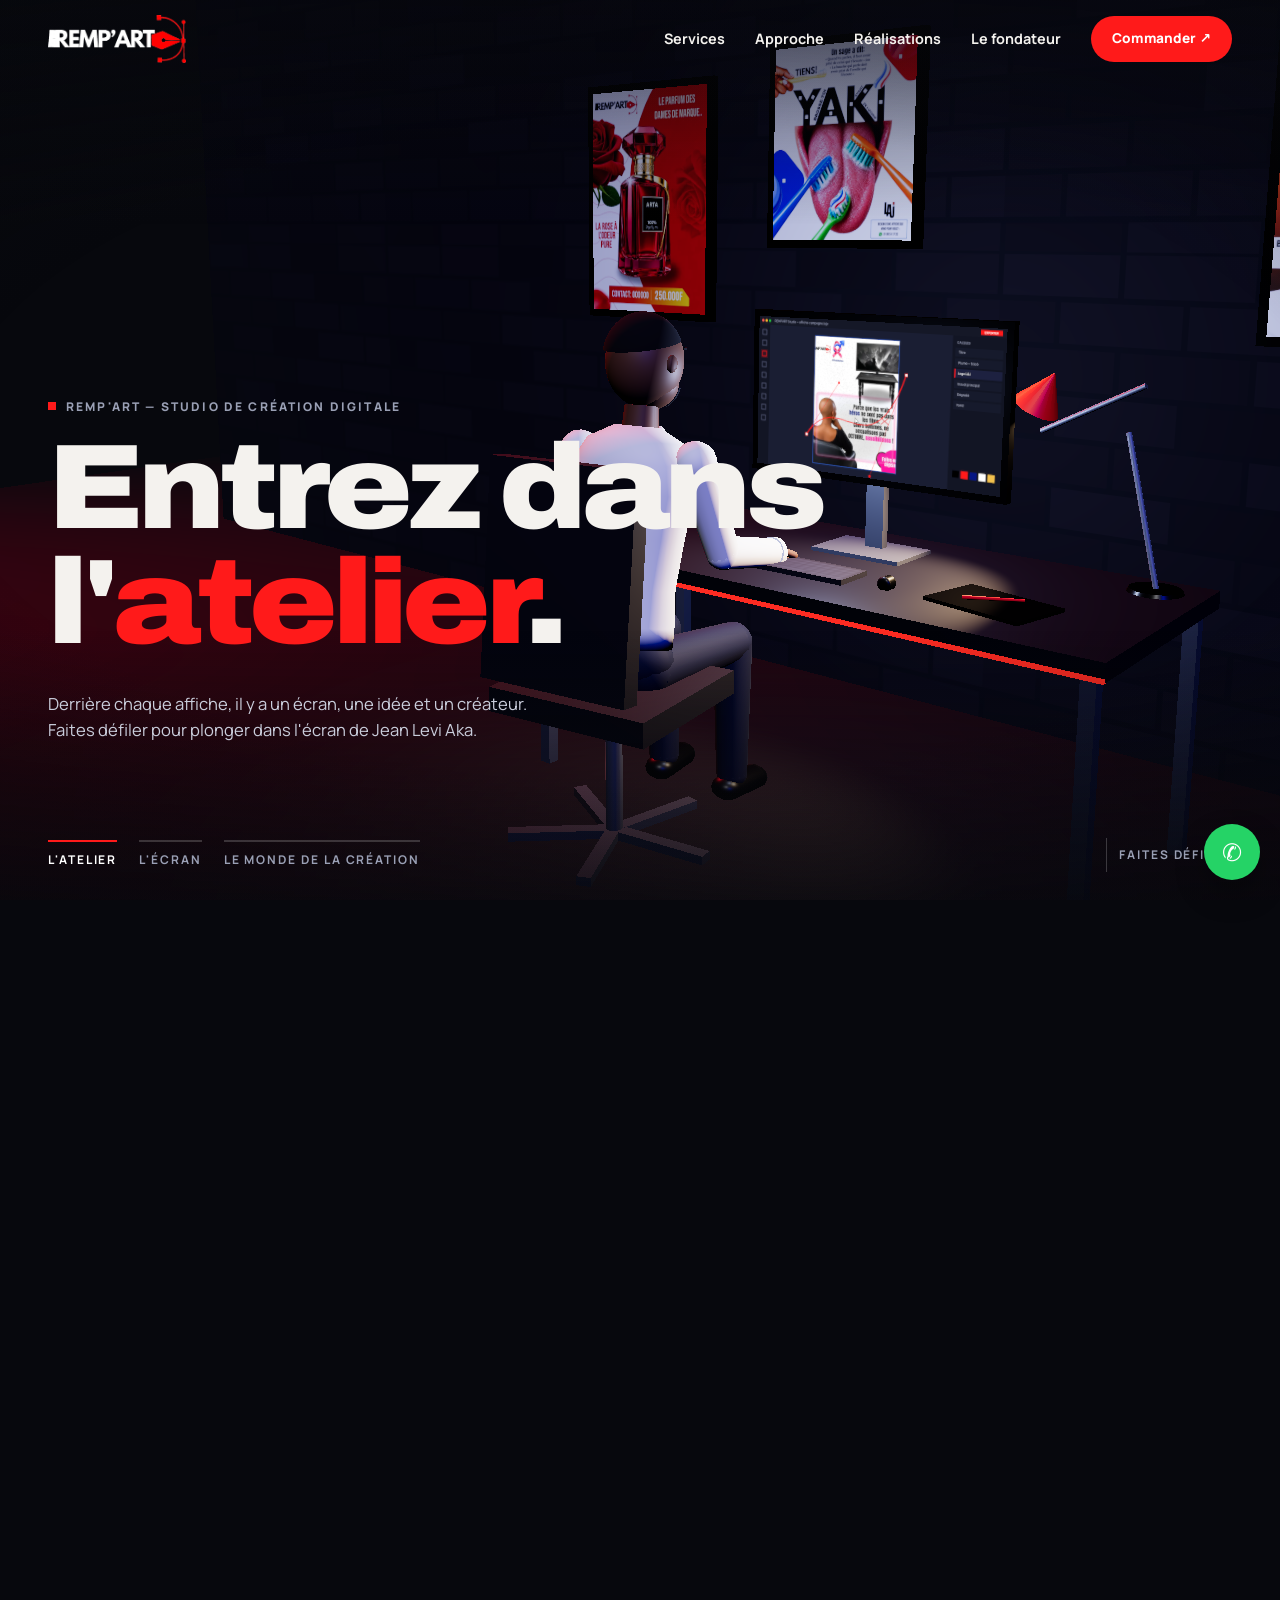
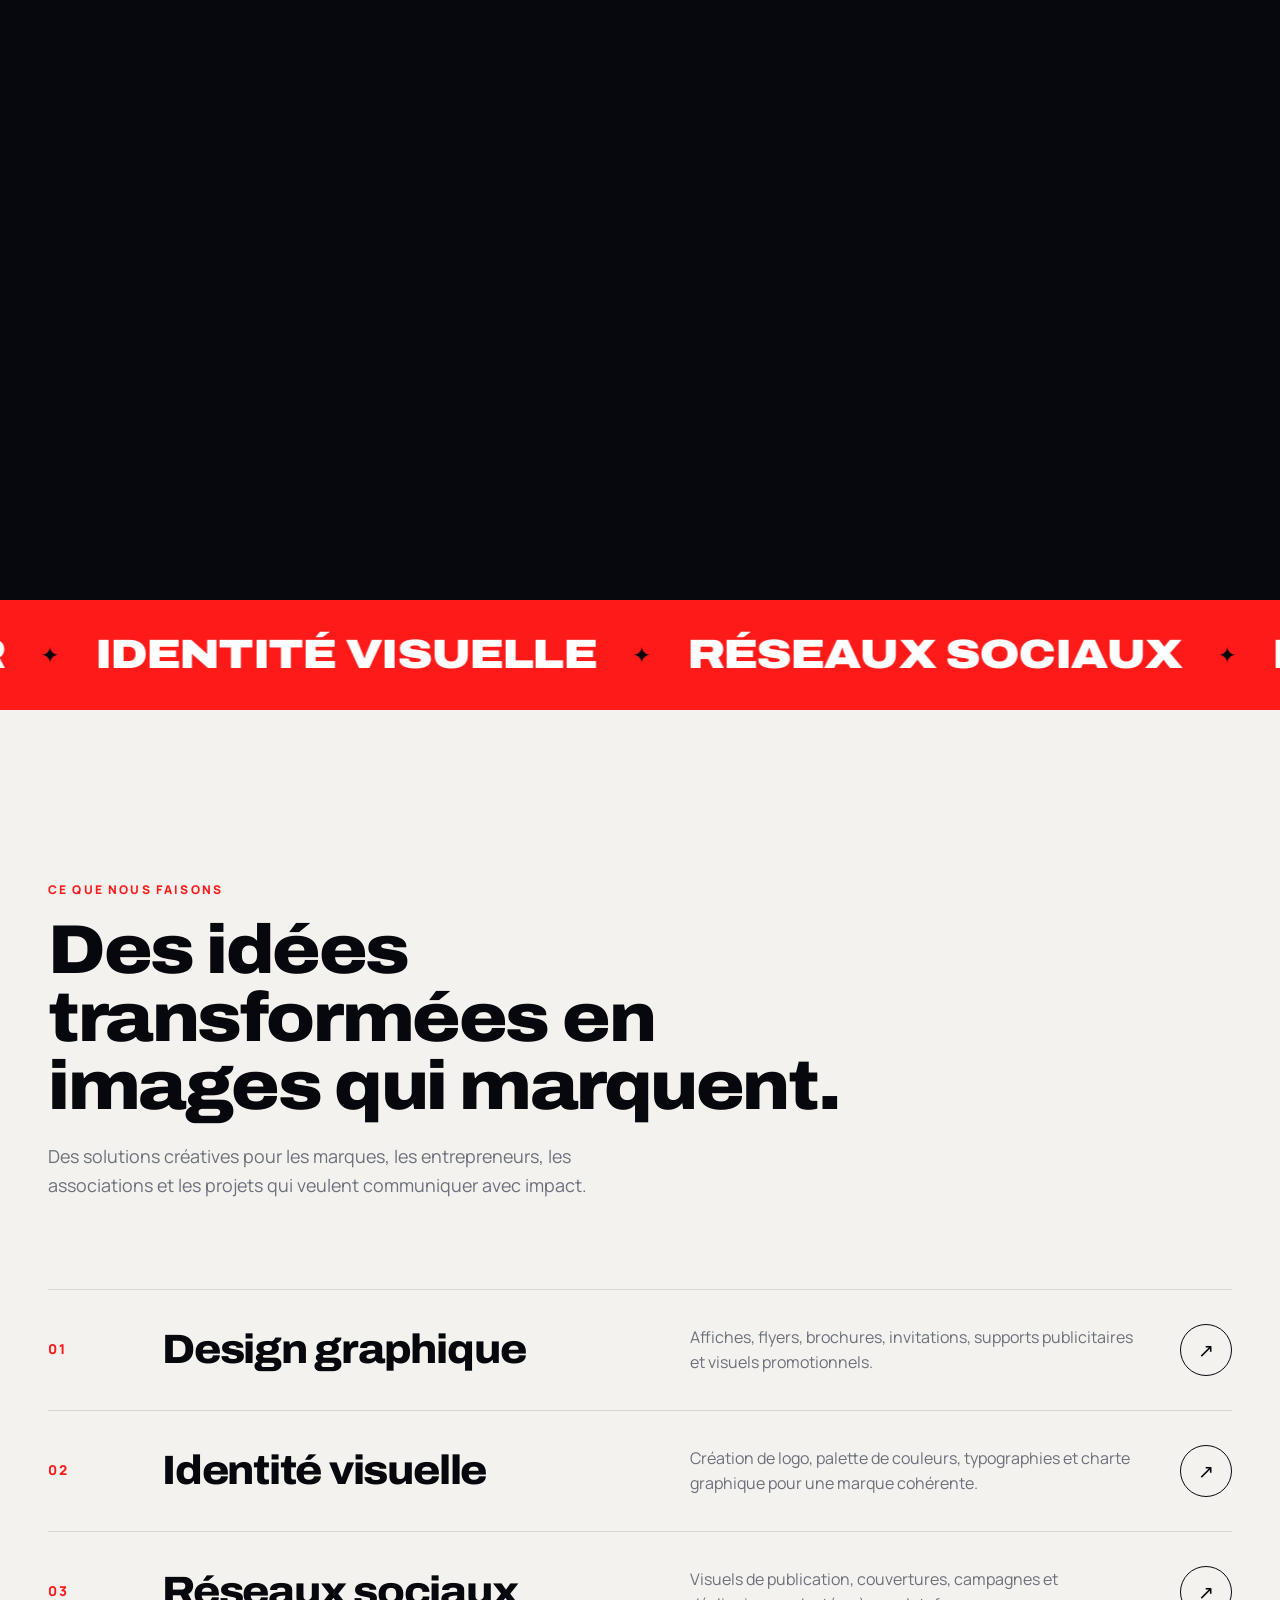
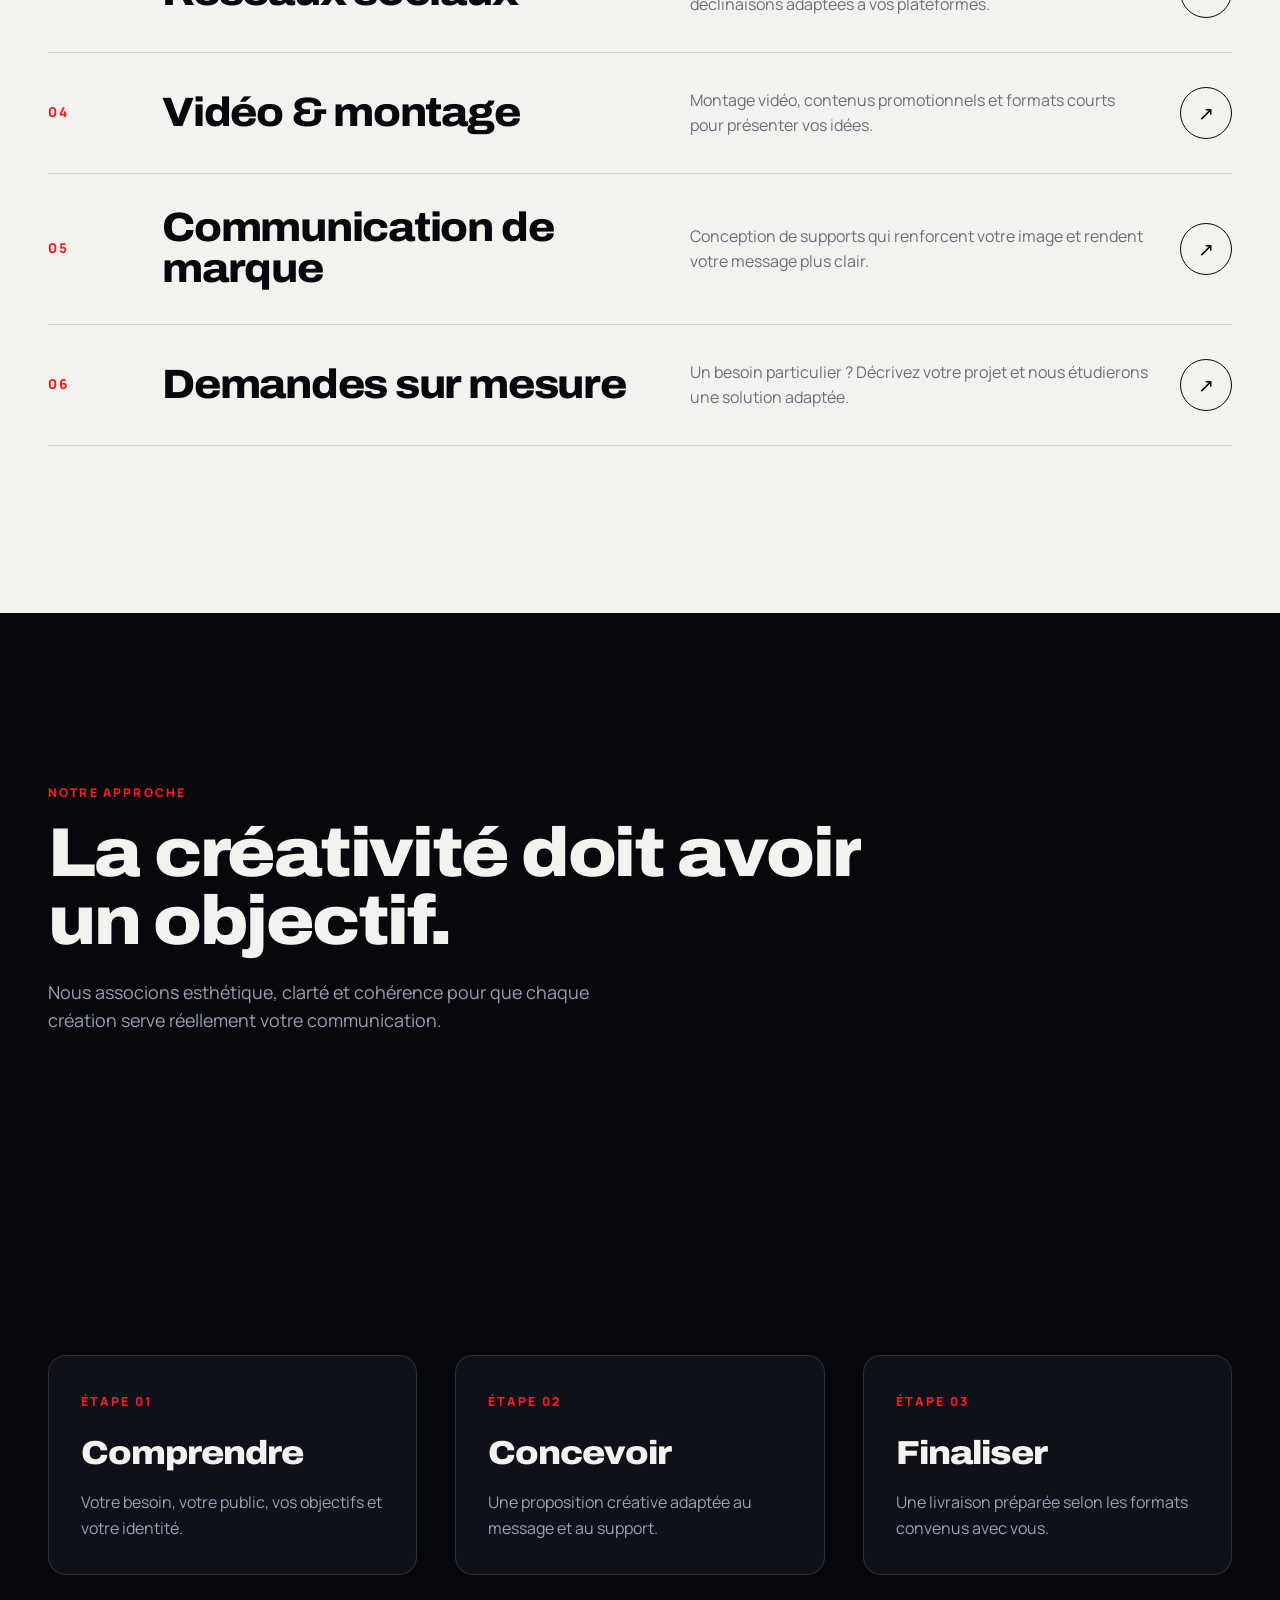
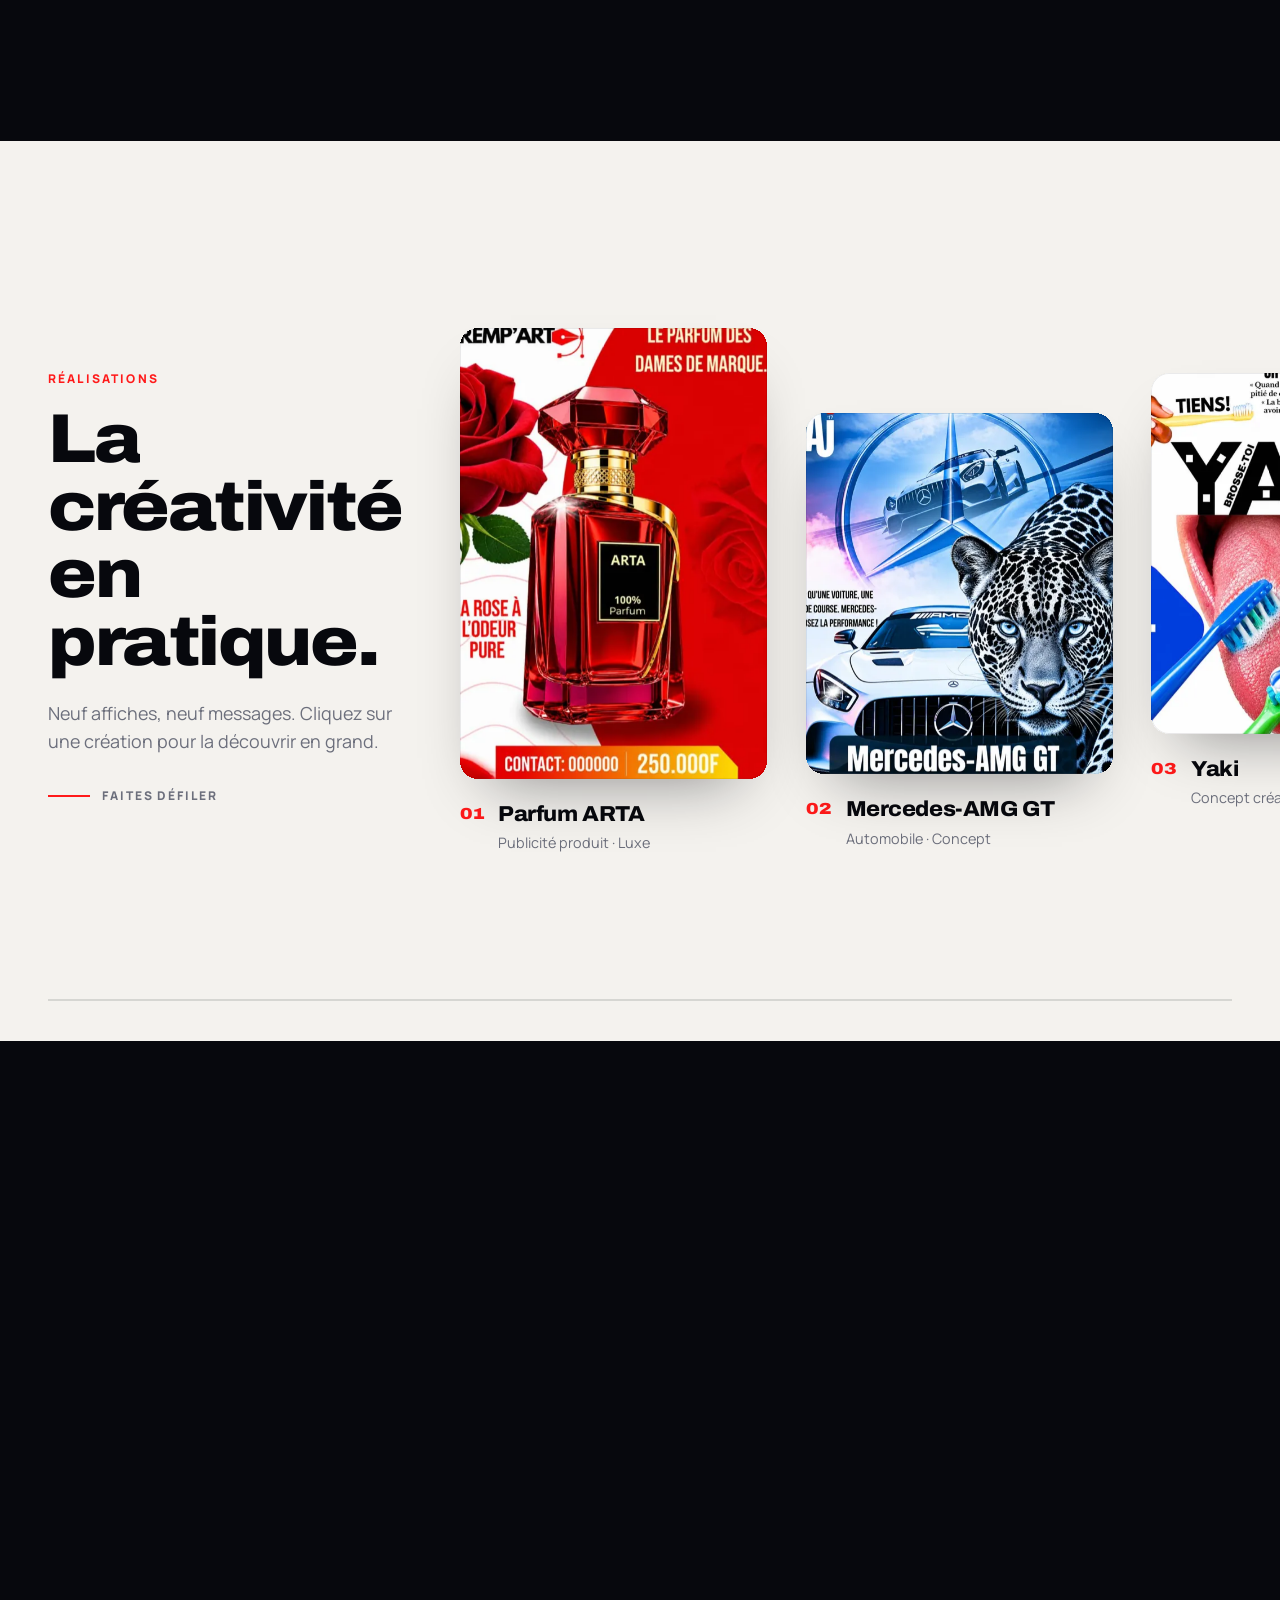
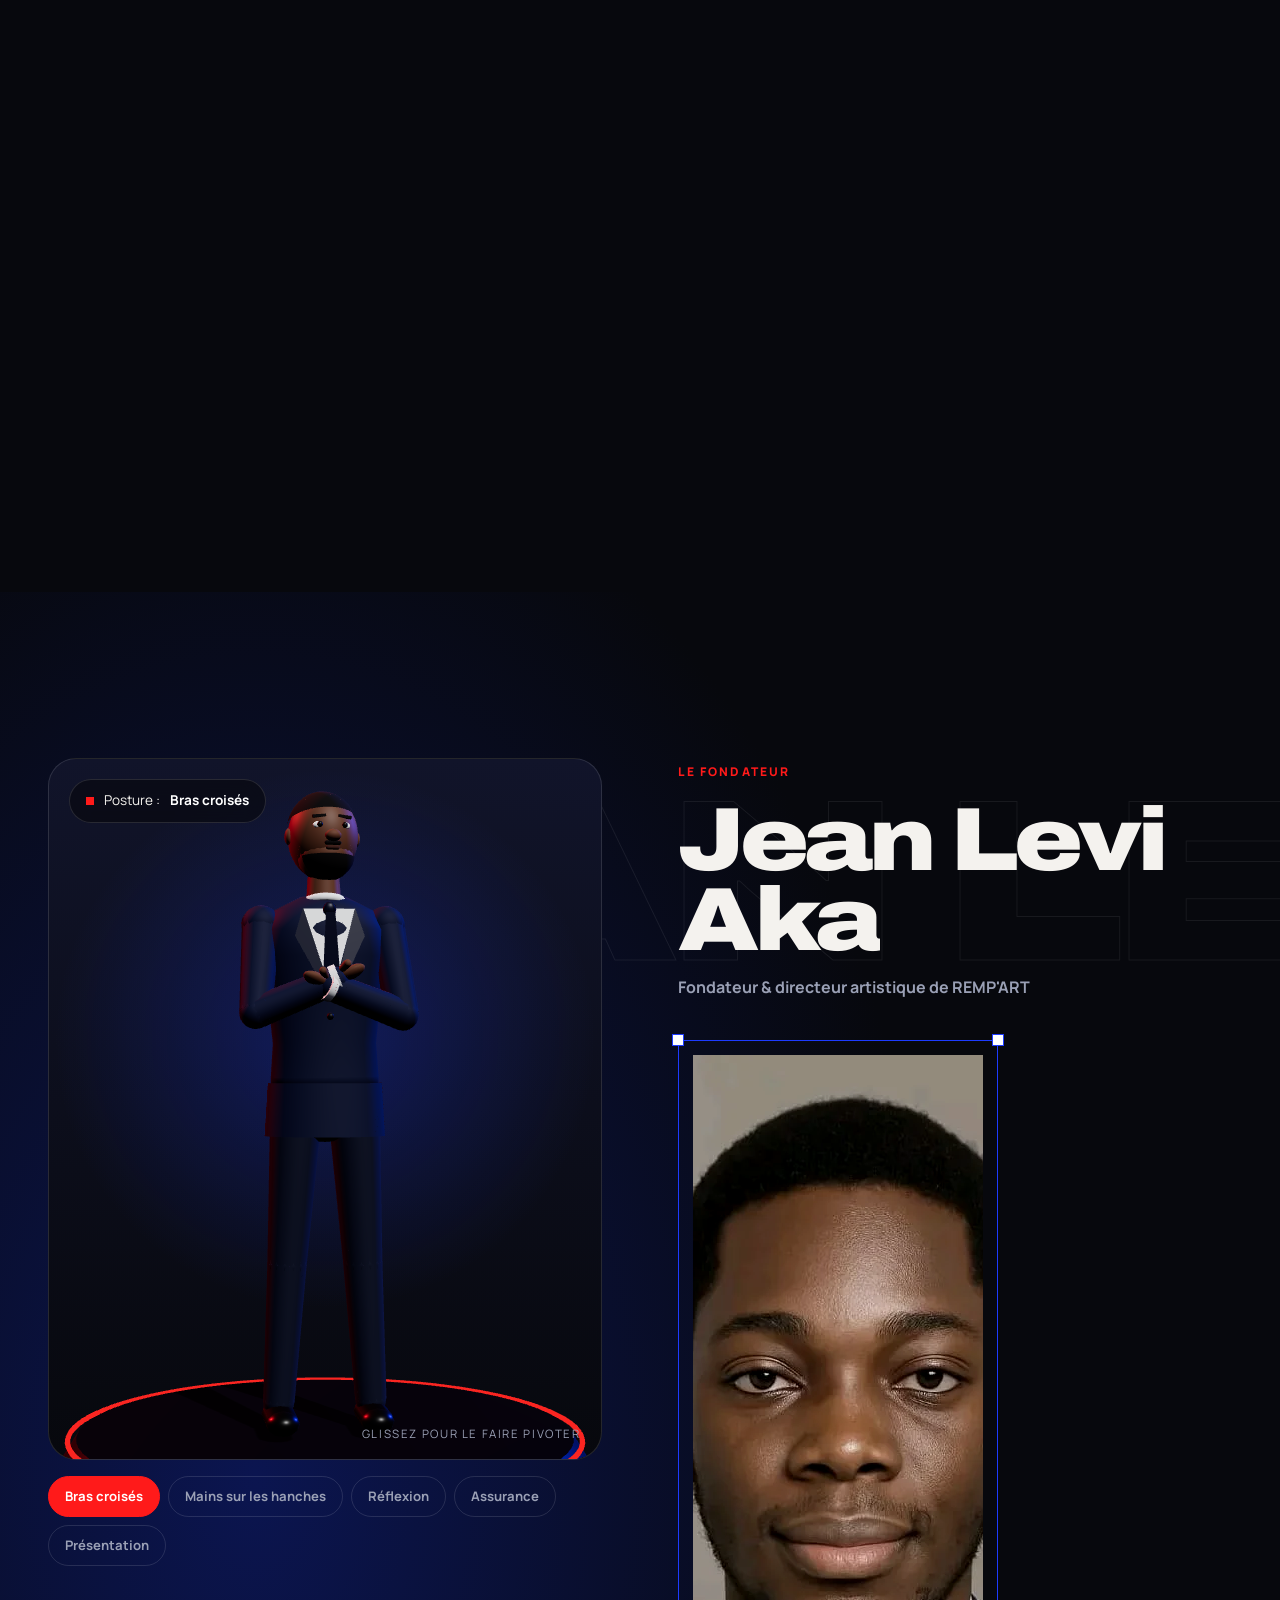
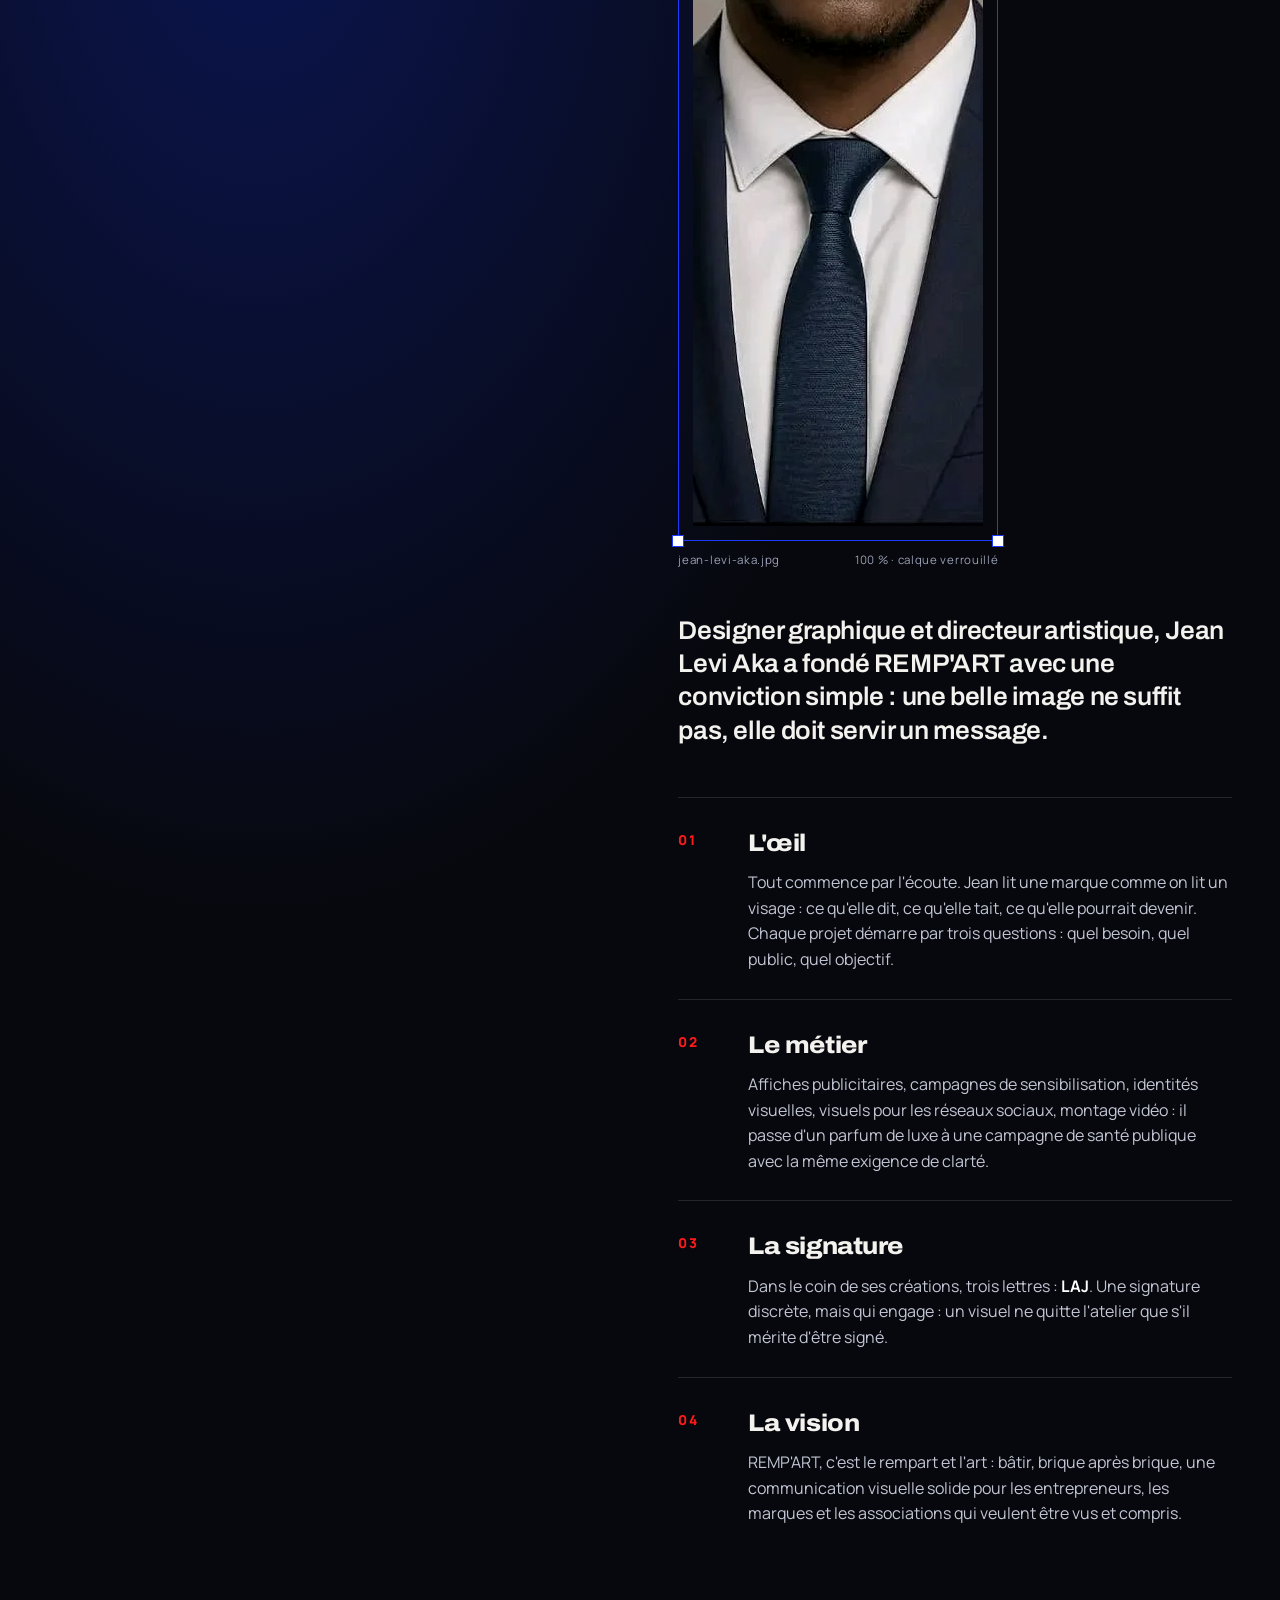
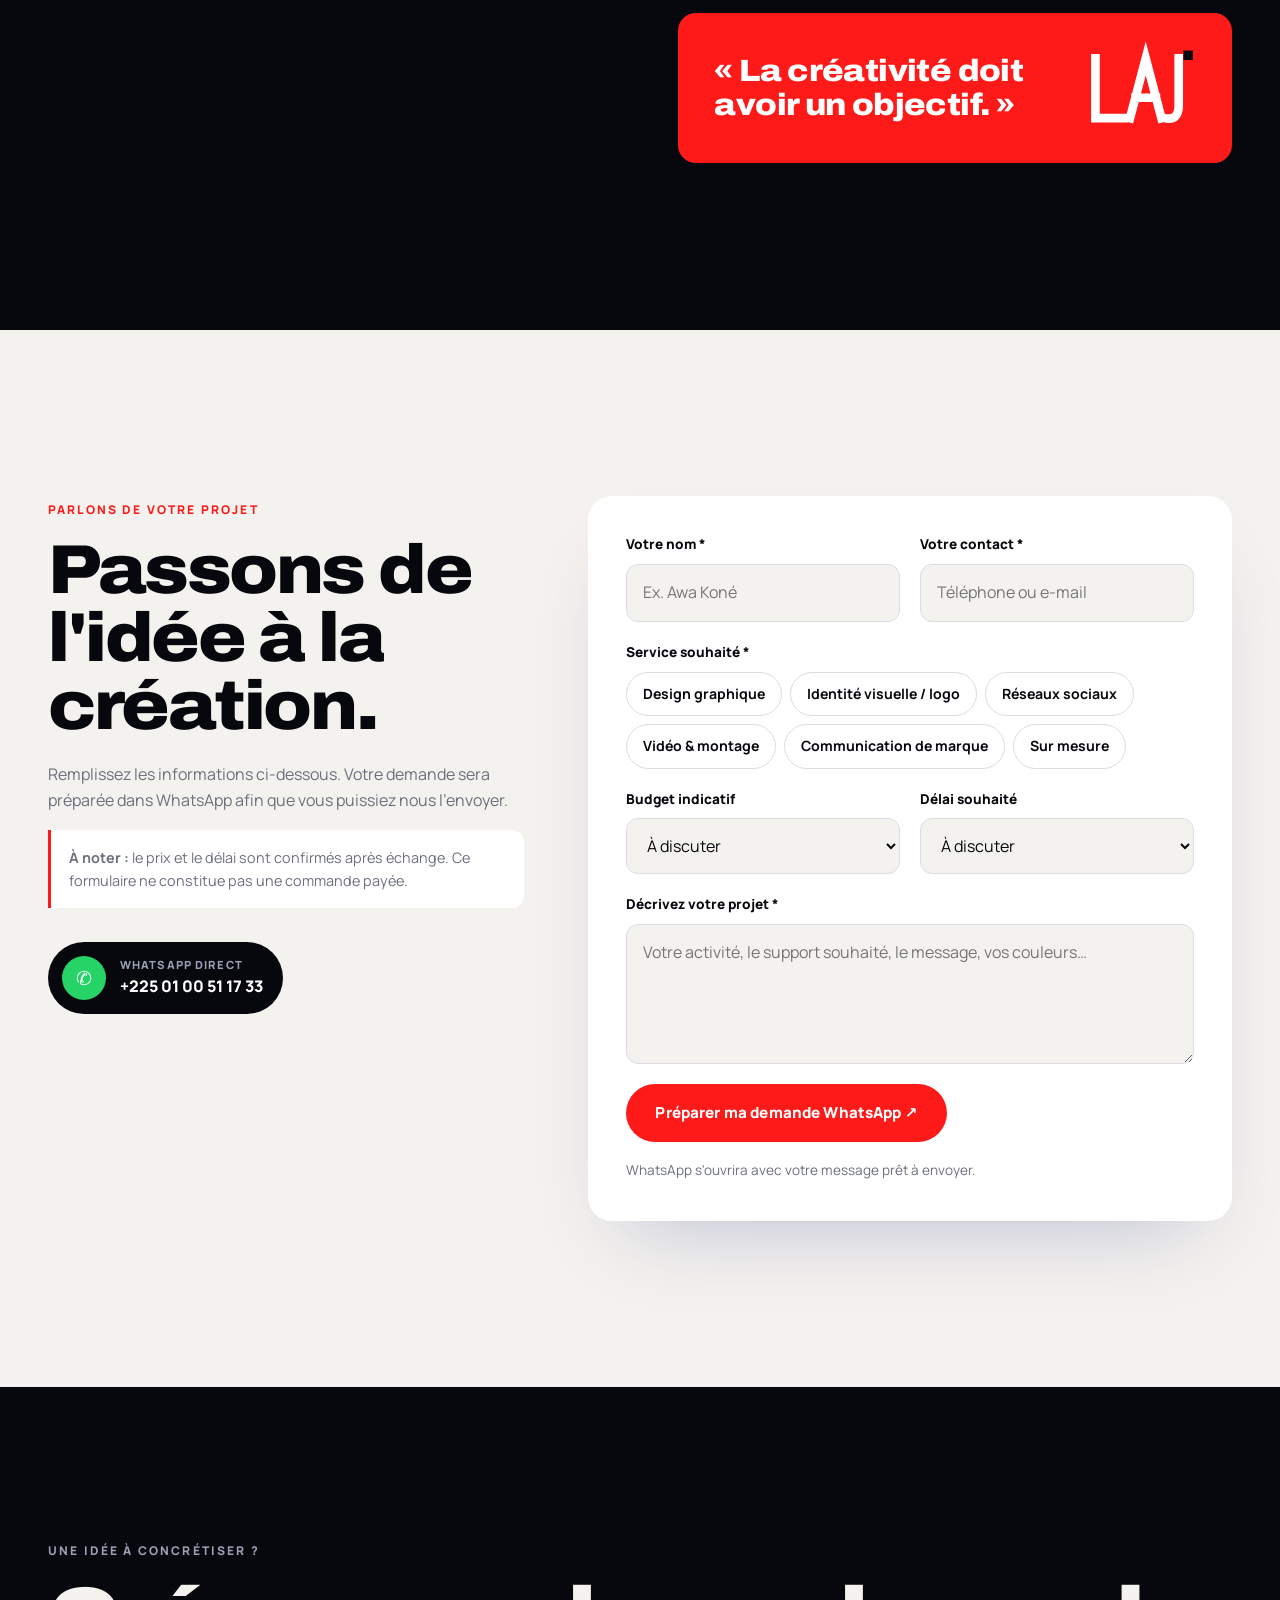
<file: index.html>
<!doctype html>
<html lang="fr">
<head>
  <meta charset="utf-8">
  <meta name="viewport" content="width=device-width, initial-scale=1">
  <title>REMP'ART — Studio de création digitale · Jean Levi Aka</title>
  <meta name="description" content="REMP'ART, le studio de création digitale fondé par Jean Levi Aka : affiches publicitaires, identité visuelle, visuels pour réseaux sociaux, vidéo et communication de marque.">
  <meta name="theme-color" content="#07080d">
  <meta property="og:type" content="website">
  <meta property="og:title" content="REMP'ART — Votre vision. Notre création.">
  <meta property="og:description" content="Studio de création digitale fondé par Jean Levi Aka. Affiches, identité visuelle, réseaux sociaux, vidéo.">
  <meta property="og:image" content="assets/img/portfolio/parfum-arta.webp">
  <link rel="icon" href="assets/img/favicon.svg" type="image/svg+xml">
  <link rel="preconnect" href="https://fonts.googleapis.com">
  <link rel="preconnect" href="https://fonts.gstatic.com" crossorigin>
  <link href="https://fonts.googleapis.com/css2?family=Archivo:wdth,wght@62..125,400..900&family=Manrope:wght@400..800&display=swap" rel="stylesheet">
  <link rel="stylesheet" href="assets/css/main.css">
  <script>document.documentElement.classList.add('js');</script>
  <script type="importmap">{ "imports": { "three": "./assets/vendor/three/three.module.min.js" } }</script>
</head>
<body>
  <a class="skip" href="#contenu">Aller au contenu</a>

  <!-- Préchargement -->
  <div class="loader" aria-hidden="true">
    <div class="loader__inner">
      <svg class="loader__nib" viewBox="0 0 120 80"><path d="M10 40 C 40 0, 80 0, 110 40" /><path d="M10 40 C 40 80, 80 80, 110 40" /><rect x="4" y="34" width="12" height="12" /><rect x="104" y="34" width="12" height="12" /></svg>
      <div class="loader__count"><span data-count>0</span>%</div>
      <p class="loader__label">Ouverture de l'atelier</p>
    </div>
  </div>

  <div class="progress" aria-hidden="true"></div>
  <div class="cursor" aria-hidden="true"><span class="cursor__label">Voir</span></div>

  <header class="nav" data-nav>
    <div class="nav__inner">
      <a class="nav__brand" href="#hero" aria-label="REMP'ART — retour en haut">
        <img src="assets/img/rempart-logo-white.png" alt="REMP'ART" width="150" height="52">
      </a>
      <nav class="nav__links" id="menu" aria-label="Navigation principale">
        <a href="#services">Services</a>
        <a href="#approche">Approche</a>
        <a href="#realisations">Réalisations</a>
        <a href="#fondateur">Le fondateur</a>
        <a href="#commande" class="btn btn--red btn--sm" data-magnetic>Commander ↗</a>
      </nav>
      <button class="nav__toggle" aria-expanded="false" aria-controls="menu" aria-label="Ouvrir le menu"><span></span><span></span></button>
    </div>
  </header>

  <main id="contenu">
    <!-- ============ HERO : l'atelier → l'écran → le monde de la création ============ -->
    <section class="hero" id="hero" aria-label="Accueil">
      <div class="hero__stage">
        <canvas class="hero__canvas" aria-hidden="true"></canvas>
        <div class="hero__fallback" aria-hidden="true">
          <img src="assets/img/portfolio/parfum-arta-sm.webp" alt="">
          <img src="assets/img/portfolio/mercedes-amg-sm.webp" alt="">
          <img src="assets/img/portfolio/yaki-sm.webp" alt="">
          <img src="assets/img/portfolio/betsaleel-sm.webp" alt="">
        </div>
        <div class="hero__vignette"></div>
        <div class="hero__flash"></div>

        <div class="hero__intro wrap">
          <p class="eyebrow"><span class="dot"></span> REMP'ART — Studio de création digitale</p>
          <h1 class="hero__title">
            <span class="line"><span>Entrez dans</span></span>
            <span class="line"><span>l'<em>atelier</em>.</span></span>
          </h1>
          <p class="hero__lead">Derrière chaque affiche, il y a un écran, une idée et un créateur. Faites défiler pour plonger dans l'écran de Jean Levi Aka.</p>
        </div>

        <p class="hero__caption hero__caption--a wrap"><span>01</span> Une idée. Un écran. Un créateur.</p>
        <p class="hero__caption hero__caption--b wrap"><span>02</span> On entre dans l'écran…</p>

        <ul class="hero__words" aria-hidden="true">
          <li>Logo</li><li>Affiche</li><li>Identité visuelle</li><li>Réseaux sociaux</li><li>Vidéo</li>
        </ul>

        <div class="hero__final wrap">
          <p class="eyebrow"><span class="dot"></span> Créativité · Identité · Impact</p>
          <h2 class="hero__title hero__title--final">
            <span class="line"><span>Votre vision.</span></span>
            <span class="line"><span><em>Notre création.</em></span></span>
          </h2>
          <p class="hero__lead">REMP'ART transforme vos idées en créations visuelles fortes, cohérentes et mémorables pour faire rayonner votre marque.</p>
          <div class="actions">
            <a href="#commande" class="btn btn--red" data-magnetic>Présenter mon projet ↗</a>
            <a href="#realisations" class="btn btn--ghost" data-magnetic>Voir les réalisations</a>
          </div>
        </div>

        <div class="hero__hud wrap" aria-hidden="true">
          <div class="hero__chapters">
            <span class="is-active">L'atelier</span><span>L'écran</span><span>Le monde de la création</span>
          </div>
          <div class="hero__scroll"><span class="hero__scroll-line"></span> Faites défiler</div>
        </div>
      </div>
    </section>

    <div class="ticker" aria-hidden="true">
      <div class="ticker__track">
        <span>Logo</span><i>✦</i><span>Affiche</span><i>✦</i><span>Flyer</span><i>✦</i><span>Identité visuelle</span><i>✦</i><span>Réseaux sociaux</span><i>✦</i><span>Montage vidéo</span><i>✦</i><span>Communication de marque</span><i>✦</i>
      </div>
    </div>

    <!-- ============ SERVICES ============ -->
    <section class="section services" id="services">
      <div class="wrap">
        <div class="section__head">
          <p class="eyebrow eyebrow--red">Ce que nous faisons</p>
          <h2 class="h2" data-split>Des idées transformées en images qui marquent.</h2>
          <p class="section__lead" data-reveal>Des solutions créatives pour les marques, les entrepreneurs, les associations et les projets qui veulent communiquer avec impact.</p>
        </div>
        <ol class="services__list">
          <li class="service" data-preview="assets/img/portfolio/parfum-arta-sm.webp" data-service="Design graphique">
            <span class="service__num">01</span>
            <h3 class="service__title">Design graphique</h3>
            <p class="service__text">Affiches, flyers, brochures, invitations, supports publicitaires et visuels promotionnels.</p>
            <span class="service__arrow" aria-hidden="true">↗</span>
          </li>
          <li class="service" data-preview="assets/img/portfolio/betsaleel-sm.webp" data-service="Identité visuelle / logo">
            <span class="service__num">02</span>
            <h3 class="service__title">Identité visuelle</h3>
            <p class="service__text">Création de logo, palette de couleurs, typographies et charte graphique pour une marque cohérente.</p>
            <span class="service__arrow" aria-hidden="true">↗</span>
          </li>
          <li class="service" data-preview="assets/img/portfolio/yaki-sm.webp" data-service="Visuels pour réseaux sociaux">
            <span class="service__num">03</span>
            <h3 class="service__title">Réseaux sociaux</h3>
            <p class="service__text">Visuels de publication, couvertures, campagnes et déclinaisons adaptées à vos plateformes.</p>
            <span class="service__arrow" aria-hidden="true">↗</span>
          </li>
          <li class="service" data-preview="assets/img/portfolio/mercedes-amg-sm.webp" data-service="Vidéo et montage">
            <span class="service__num">04</span>
            <h3 class="service__title">Vidéo &amp; montage</h3>
            <p class="service__text">Montage vidéo, contenus promotionnels et formats courts pour présenter vos idées.</p>
            <span class="service__arrow" aria-hidden="true">↗</span>
          </li>
          <li class="service" data-preview="assets/img/portfolio/travaux-publics-sm.webp" data-service="Communication de marque">
            <span class="service__num">05</span>
            <h3 class="service__title">Communication de marque</h3>
            <p class="service__text">Conception de supports qui renforcent votre image et rendent votre message plus clair.</p>
            <span class="service__arrow" aria-hidden="true">↗</span>
          </li>
          <li class="service" data-preview="assets/img/portfolio/alloco-spice-sm.webp" data-service="Demande sur mesure">
            <span class="service__num">06</span>
            <h3 class="service__title">Demandes sur mesure</h3>
            <p class="service__text">Un besoin particulier ? Décrivez votre projet et nous étudierons une solution adaptée.</p>
            <span class="service__arrow" aria-hidden="true">↗</span>
          </li>
        </ol>
      </div>
      <div class="services__preview" aria-hidden="true"><img alt=""></div>
    </section>

    <!-- ============ APPROCHE ============ -->
    <section class="section approach" id="approche">
      <div class="wrap">
        <div class="section__head">
          <p class="eyebrow eyebrow--red">Notre approche</p>
          <h2 class="h2" data-split>La créativité doit avoir un objectif.</h2>
          <p class="section__lead" data-reveal>Nous associons esthétique, clarté et cohérence pour que chaque création serve réellement votre communication.</p>
        </div>
        <div class="approach__track">
          <svg class="approach__path" viewBox="0 0 1200 260" preserveAspectRatio="none" aria-hidden="true">
            <path class="approach__curve" d="M20 200 C 220 20, 380 20, 600 130 S 980 250, 1180 60" />
            <g class="approach__anchors">
              <rect x="12" y="192" width="16" height="16" />
              <rect x="592" y="122" width="16" height="16" />
              <rect x="1172" y="52" width="16" height="16" />
            </g>
          </svg>
          <ol class="approach__steps">
            <li class="step">
              <span class="step__num">Étape 01</span>
              <h3>Comprendre</h3>
              <p>Votre besoin, votre public, vos objectifs et votre identité.</p>
            </li>
            <li class="step">
              <span class="step__num">Étape 02</span>
              <h3>Concevoir</h3>
              <p>Une proposition créative adaptée au message et au support.</p>
            </li>
            <li class="step">
              <span class="step__num">Étape 03</span>
              <h3>Finaliser</h3>
              <p>Une livraison préparée selon les formats convenus avec vous.</p>
            </li>
          </ol>
        </div>
      </div>
    </section>

    <!-- ============ RÉALISATIONS ============ -->
    <section class="work" id="realisations">
      <div class="work__pin">
        <div class="work__row">
        <div class="work__intro">
          <p class="eyebrow eyebrow--red">Réalisations</p>
          <h2 class="h2" data-split>La créativité en pratique.</h2>
          <p class="section__lead">Neuf affiches, neuf messages. Cliquez sur une création pour la découvrir en grand.</p>
          <p class="work__hint" aria-hidden="true"><span></span> Faites défiler</p>
        </div>
        <div class="work__track" data-work-track>
          <article class="card" style="--ar: 0.681" data-index="0" data-title="Parfum ARTA" data-cat="Publicité produit · Luxe" data-service="Design graphique" data-img="assets/img/portfolio/parfum-arta.webp"
            data-brief="Faire désirer un parfum haut de gamme et assumer son prix." data-answer="Le flacon rouge rubis est traité comme un bijou : reflets, bouchon taillé, roses en profondeur de champ. Le bandeau contact et prix ferme la lecture sans voler la vedette au produit.">
            <button class="card__btn" aria-label="Agrandir : Parfum ARTA">
              <span class="card__media"><img src="assets/img/portfolio/parfum-arta-sm.webp" alt="Affiche du parfum ARTA : flacon rouge entouré de roses" loading="lazy" width="545" height="800"></span>
            </button>
            <div class="card__meta"><span class="card__num">01</span><h3>Parfum ARTA</h3><p>Publicité produit · Luxe</p></div>
          </article>
          <article class="card" style="--ar: 0.85" data-index="1" data-title="Mercedes-AMG GT" data-cat="Automobile · Concept" data-service="Design graphique" data-img="assets/img/portfolio/mercedes-amg.webp"
            data-brief="Raconter la puissance d'une sportive autrement qu'avec une fiche technique." data-answer="Un félin et la voiture partagent le même regard : la « bête de course » devient littérale. Palette bleu glacé, étoile monumentale en arrière-plan, accroche courte.">
            <button class="card__btn" aria-label="Agrandir : Mercedes-AMG GT">
              <span class="card__media"><img src="assets/img/portfolio/mercedes-amg-sm.webp" alt="Affiche Mercedes-AMG GT avec un léopard aux yeux bleus" loading="lazy" width="600" height="706"></span>
            </button>
            <div class="card__meta"><span class="card__num">02</span><h3>Mercedes-AMG GT</h3><p>Automobile · Concept</p></div>
          </article>
          <article class="card" style="--ar: 0.85" data-index="2" data-title="Yaki — Brosse-toi avant de l'ouvrir" data-cat="Concept créatif · Typographie" data-service="Visuels pour réseaux sociaux" data-img="assets/img/portfolio/yaki.webp"
            data-brief="Transformer un proverbe en visuel qu'on a envie de partager." data-answer="Une typographie architecturale « YAKI » posée sur une langue brossée : humour, couleurs primaires et lecture immédiate. Le proverbe donne la morale, l'image fait sourire.">
            <button class="card__btn" aria-label="Agrandir : Yaki">
              <span class="card__media"><img src="assets/img/portfolio/yaki-sm.webp" alt="Affiche Yaki : langue brossée par trois brosses à dents colorées" loading="lazy" width="600" height="706"></span>
            </button>
            <div class="card__meta"><span class="card__num">03</span><h3>Yaki</h3><p>Concept créatif · Typographie</p></div>
          </article>
          <article class="card" style="--ar: 0.85" data-index="3" data-title="1er décembre — Lutte contre le VIH-SIDA" data-cat="Sensibilisation · Santé" data-service="Communication de marque" data-img="assets/img/portfolio/vih-sida.webp"
            data-brief="Parler de prévention sans faire peur ni ennuyer." data-answer="Un clin d'œil qui accroche (« 5 fruits et légumes par jour ne protègent pas ») puis six gestes de prévention clairs, hiérarchisés par des flèches rouges.">
            <button class="card__btn" aria-label="Agrandir : 1er décembre, lutte contre le VIH-SIDA">
              <span class="card__media"><img src="assets/img/portfolio/vih-sida-sm.webp" alt="Affiche de sensibilisation du 1er décembre contre le VIH-SIDA" loading="lazy" width="600" height="706"></span>
            </button>
            <div class="card__meta"><span class="card__num">04</span><h3>1er décembre</h3><p>Sensibilisation · Santé</p></div>
          </article>
          <article class="card" style="--ar: 0.681" data-index="4" data-title="Alloco Spice" data-cat="Restauration · Promotion" data-service="Design graphique" data-img="assets/img/portfolio/alloco-spice.webp"
            data-brief="Annoncer une nouvelle saveur et une offre, et donner faim tout de suite." data-answer="Orange chaud, produit en gros plan, offre lisible en un coup d'œil (« + boisson offerte ») et prix géant : tout pousse à commander.">
            <button class="card__btn" aria-label="Agrandir : Alloco Spice">
              <span class="card__media"><img src="assets/img/portfolio/alloco-spice-sm.webp" alt="Affiche Alloco Spice : plat d'alloco épicé et boisson offerte" loading="lazy" width="545" height="800"></span>
            </button>
            <div class="card__meta"><span class="card__num">05</span><h3>Alloco Spice</h3><p>Restauration · Promotion</p></div>
          </article>
          <article class="card" style="--ar: 0.85" data-index="5" data-title="Betsaleel" data-cat="Éditorial · Spirituel" data-service="Visuels pour réseaux sociaux" data-img="assets/img/portfolio/betsaleel.webp"
            data-brief="Donner de la profondeur au sens d'un prénom biblique." data-answer="Lumière dorée, huile d'onction qui coule, typographie hébraïque et verset d'Exode 31 : une composition solennelle qui sert le texte.">
            <button class="card__btn" aria-label="Agrandir : Betsaleel">
              <span class="card__media"><img src="assets/img/portfolio/betsaleel-sm.webp" alt="Affiche Betsaleel : un homme reçoit l'onction d'huile, verset d'Exode 31" loading="lazy" width="600" height="706"></span>
            </button>
            <div class="card__meta"><span class="card__num">06</span><h3>Betsaleel</h3><p>Éditorial · Spirituel</p></div>
          </article>
          <article class="card" style="--ar: 0.85" data-index="6" data-title="Octobre rose — #Vraishéros" data-cat="Sensibilisation · Santé" data-service="Communication de marque" data-img="assets/img/portfolio/octobre-rose.webp"
            data-brief="Mobiliser les hommes pendant Octobre rose." data-answer="Les « vrais héros » ne sont pas à l'écran : la mise en scène oppose le film à la réalité d'une femme qui se bat. Rose et bleu pour parler aux deux publics.">
            <button class="card__btn" aria-label="Agrandir : Octobre rose">
              <span class="card__media"><img src="assets/img/portfolio/octobre-rose-sm.webp" alt="Affiche Octobre rose : une femme de dos devant un téléviseur" loading="lazy" width="600" height="706"></span>
            </button>
            <div class="card__meta"><span class="card__num">07</span><h3>Octobre rose</h3><p>Sensibilisation · Santé</p></div>
          </article>
          <article class="card" style="--ar: 0.681" data-index="7" data-title="Travaux publics" data-cat="BTP · Corporate" data-service="Communication de marque" data-img="assets/img/portfolio/travaux-publics.webp"
            data-brief="Inspirer confiance pour une entreprise de BTP." data-answer="Casque, grue, tours et ciel de chantier au coucher du soleil : une image de solidité, avec la liste des services et le contact en pied d'affiche.">
            <button class="card__btn" aria-label="Agrandir : Travaux publics">
              <span class="card__media"><img src="assets/img/portfolio/travaux-publics-sm.webp" alt="Affiche Travaux publics : ouvrier casqué devant des tours" loading="lazy" width="545" height="800"></span>
            </button>
            <div class="card__meta"><span class="card__num">08</span><h3>Travaux publics</h3><p>BTP · Corporate</p></div>
          </article>
          <article class="card" style="--ar: 0.682" data-index="8" data-title="Accessoires de bureau" data-cat="Commerce · Soldes" data-service="Design graphique" data-img="assets/img/portfolio/accessoires-bureau.webp"
            data-brief="Annoncer des soldes de novembre pour une boutique de fournitures." data-answer="Titre en 3D, bulle « SOLDE », bureau de manager en scène et liste produits : l'offre de -30 % est vue avant tout le reste.">
            <button class="card__btn" aria-label="Agrandir : Accessoires de bureau">
              <span class="card__media"><img src="assets/img/portfolio/accessoires-bureau-sm.webp" alt="Affiche soldes accessoires de bureau, -30 % en novembre" loading="lazy" width="546" height="800"></span>
            </button>
            <div class="card__meta"><span class="card__num">09</span><h3>Accessoires de bureau</h3><p>Commerce · Soldes</p></div>
          </article>
          <div class="card card--end">
            <p class="eyebrow eyebrow--red">À vous</p>
            <p class="card--end__title">La prochaine affiche, c'est la vôtre.</p>
            <a href="#commande" class="btn btn--red" data-magnetic>Lancer mon projet ↗</a>
          </div>
        </div>
        </div>
        <div class="work__bar" aria-hidden="true"><span></span></div>
      </div>
    </section>

    <!-- ============ LE FONDATEUR ============ -->
    <section class="section founder" id="fondateur">
      <div class="founder__bg" aria-hidden="true">JEAN LEVI AKA</div>
      <div class="wrap founder__grid">
        <div class="founder__stage">
          <div class="founder__canvas-wrap">
            <canvas class="founder__canvas" aria-label="Avatar 3D de Jean Levi Aka qui change de posture"></canvas>
            <div class="founder__pose" aria-live="polite"><span class="dot"></span> Posture : <b data-pose-label>Bras croisés</b></div>
            <p class="founder__drag" aria-hidden="true">Glissez pour le faire pivoter</p>
          </div>
          <div class="founder__poses" role="group" aria-label="Choisir une posture">
            <button data-pose="crossed" class="is-active">Bras croisés</button>
            <button data-pose="hips">Mains sur les hanches</button>
            <button data-pose="thinker">Réflexion</button>
            <button data-pose="oneHip">Assurance</button>
            <button data-pose="present">Présentation</button>
          </div>
        </div>

        <div class="founder__content">
          <p class="eyebrow eyebrow--red">Le fondateur</p>
          <h2 class="founder__name" data-split>Jean Levi Aka</h2>
          <p class="founder__role">Fondateur &amp; directeur artistique de REMP'ART</p>

          <figure class="founder__photo" data-reveal>
            <div class="founder__photo-frame">
              <img src="assets/img/jean-levi-aka.webp" alt="Portrait de Jean Levi Aka en costume bleu marine" width="715" height="1071" loading="lazy">
              <i class="h h--tl"></i><i class="h h--tr"></i><i class="h h--bl"></i><i class="h h--br"></i>
            </div>
            <figcaption><span>jean-levi-aka.jpg</span><span>100 % · calque verrouillé</span></figcaption>
          </figure>

          <p class="founder__intro" data-reveal>Designer graphique et directeur artistique, Jean Levi Aka a fondé REMP'ART avec une conviction simple : une belle image ne suffit pas, elle doit servir un message.</p>

          <ol class="founder__chapters">
            <li data-reveal>
              <span>01</span>
              <div><h3>L'œil</h3><p>Tout commence par l'écoute. Jean lit une marque comme on lit un visage : ce qu'elle dit, ce qu'elle tait, ce qu'elle pourrait devenir. Chaque projet démarre par trois questions : quel besoin, quel public, quel objectif.</p></div>
            </li>
            <li data-reveal>
              <span>02</span>
              <div><h3>Le métier</h3><p>Affiches publicitaires, campagnes de sensibilisation, identités visuelles, visuels pour les réseaux sociaux, montage vidéo : il passe d'un parfum de luxe à une campagne de santé publique avec la même exigence de clarté.</p></div>
            </li>
            <li data-reveal>
              <span>03</span>
              <div><h3>La signature</h3><p>Dans le coin de ses créations, trois lettres : <b>LAJ</b>. Une signature discrète, mais qui engage : un visuel ne quitte l'atelier que s'il mérite d'être signé.</p></div>
            </li>
            <li data-reveal>
              <span>04</span>
              <div><h3>La vision</h3><p>REMP'ART, c'est le rempart et l'art : bâtir, brique après brique, une communication visuelle solide pour les entrepreneurs, les marques et les associations qui veulent être vus et compris.</p></div>
            </li>
          </ol>

          <blockquote class="founder__quote" data-reveal>
            <p>« La créativité doit avoir un objectif. »</p>
            <svg class="founder__sig" viewBox="0 0 140 100" aria-label="Signature LAJ">
              <path d="M12 12 V88 H48" /><path d="M56 88 L76 12 L96 88 M63 62 H89" /><path d="M118 12 V72 Q118 92 100 88" />
              <rect x="124" y="2" width="12" height="12" />
            </svg>
          </blockquote>
        </div>
      </div>
    </section>

    <!-- ============ COMMANDE ============ -->
    <section class="section order" id="commande">
      <div class="wrap order__grid">
        <aside class="order__aside" data-reveal>
          <p class="eyebrow">Parlons de votre projet</p>
          <h2 class="h2" data-split>Passons de l'idée à la création.</h2>
          <p>Remplissez les informations ci-dessous. Votre demande sera préparée dans WhatsApp afin que vous puissiez nous l'envoyer.</p>
          <p class="order__note"><b>À noter :</b> le prix et le délai sont confirmés après échange. Ce formulaire ne constitue pas une commande payée.</p>
          <a class="order__wa" href="https://wa.me/2250100511733" target="_blank" rel="noopener">
            <span class="order__wa-icon" aria-hidden="true">✆</span>
            <span><small>WhatsApp direct</small>+225 01 00 51 17 33</span>
          </a>
        </aside>
        <form class="order__form" id="orderForm" data-reveal novalidate>
          <div class="field">
            <label for="name">Votre nom *</label>
            <input id="name" name="name" required autocomplete="name" placeholder="Ex. Awa Koné">
          </div>
          <div class="field">
            <label for="contact">Votre contact *</label>
            <input id="contact" name="contact" required autocomplete="tel" placeholder="Téléphone ou e-mail">
          </div>
          <div class="field field--full">
            <span class="label">Service souhaité *</span>
            <div class="chips" role="radiogroup" aria-label="Service souhaité">
              <label><input type="radio" name="service" value="Design graphique" required><span>Design graphique</span></label>
              <label><input type="radio" name="service" value="Identité visuelle / logo"><span>Identité visuelle / logo</span></label>
              <label><input type="radio" name="service" value="Visuels pour réseaux sociaux"><span>Réseaux sociaux</span></label>
              <label><input type="radio" name="service" value="Vidéo et montage"><span>Vidéo &amp; montage</span></label>
              <label><input type="radio" name="service" value="Communication de marque"><span>Communication de marque</span></label>
              <label><input type="radio" name="service" value="Demande sur mesure"><span>Sur mesure</span></label>
            </div>
          </div>
          <div class="field">
            <label for="budget">Budget indicatif</label>
            <select id="budget" name="budget">
              <option>À discuter</option>
              <option>Moins de 10 000 FCFA</option>
              <option>10 000 à 25 000 FCFA</option>
              <option>25 000 à 50 000 FCFA</option>
              <option>Plus de 50 000 FCFA</option>
            </select>
          </div>
          <div class="field">
            <label for="deadline">Délai souhaité</label>
            <select id="deadline" name="deadline">
              <option>À discuter</option>
              <option>Urgent (24–48 h)</option>
              <option>Dans la semaine</option>
              <option>Dans 2 semaines ou plus</option>
            </select>
          </div>
          <div class="field field--full">
            <label for="details">Décrivez votre projet *</label>
            <textarea id="details" name="details" required placeholder="Votre activité, le support souhaité, le message, vos couleurs…"></textarea>
          </div>
          <div class="field field--full order__submit">
            <button class="btn btn--red" type="submit" data-magnetic>Préparer ma demande WhatsApp ↗</button>
            <p class="order__msg" aria-live="polite">WhatsApp s'ouvrira avec votre message prêt à envoyer.</p>
          </div>
        </form>
      </div>
    </section>
  </main>

  <footer class="footer">
    <div class="wrap">
      <div class="footer__cta">
        <p class="eyebrow">Une idée à concrétiser ?</p>
        <a class="footer__big" href="https://wa.me/2250100511733" target="_blank" rel="noopener" data-magnetic>Créons quelque chose de remarquable <span>↗</span></a>
      </div>
      <div class="footer__bottom">
        <img src="assets/img/rempart-logo-white.png" alt="REMP'ART" width="130" height="45" loading="lazy">
        <p>© <span data-year></span> REMP'ART — Studio de création digitale · Fondé par Jean Levi Aka</p>
        <a href="#hero">Haut de page ↑</a>
      </div>
    </div>
    <div class="footer__wordmark" aria-hidden="true">REMP'ART</div>
  </footer>

  <a class="wa-float" href="https://wa.me/2250100511733" target="_blank" rel="noopener" aria-label="Écrire sur WhatsApp">✆</a>

  <dialog class="lightbox" aria-label="Réalisation">
    <div class="lightbox__inner">
      <figure class="lightbox__media"><img alt=""></figure>
      <div class="lightbox__info">
        <p class="eyebrow eyebrow--red" data-lb="cat"></p>
        <h3 data-lb="title"></h3>
        <dl>
          <dt>Le défi</dt><dd data-lb="brief"></dd>
          <dt>La réponse créative</dt><dd data-lb="answer"></dd>
        </dl>
        <a class="btn btn--red" data-lb="order" href="#commande">Commander un visuel similaire ↗</a>
        <div class="lightbox__nav">
          <button data-lb-prev aria-label="Réalisation précédente">←</button>
          <span data-lb="count"></span>
          <button data-lb-next aria-label="Réalisation suivante">→</button>
        </div>
      </div>
      <button class="lightbox__close" data-lb-close aria-label="Fermer">×</button>
    </div>
  </dialog>

  <script src="assets/vendor/gsap.min.js"></script>
  <script src="assets/vendor/ScrollTrigger.min.js"></script>
  <script src="assets/vendor/lenis.min.js"></script>
  <script type="module" src="assets/js/main.js"></script>
</body>
</html>
</file>
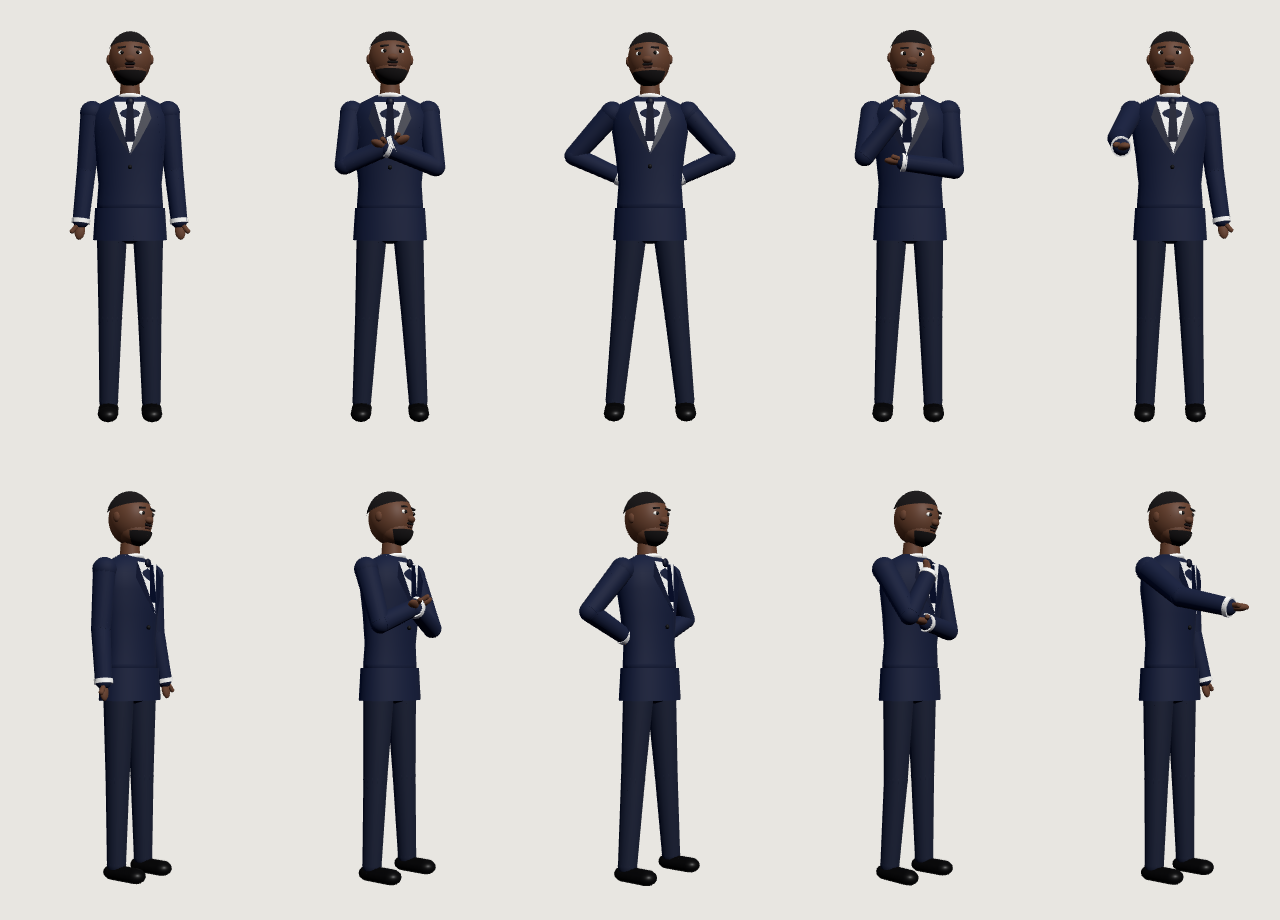
<file: dev/poses.html>
<!doctype html><html><head><meta charset="utf-8">
<script type="importmap">{"imports":{"three":"../assets/vendor/three/three.module.min.js"}}</script>
<style>body{margin:0;background:#222}canvas{display:block}</style></head><body>
<script type="module">
import * as THREE from 'three';
import { createCharacter, applyPose } from '../assets/js/character.js';
import { POSES } from '../assets/js/poses.js';
const params=new URLSearchParams(location.search);
const names=(params.get('poses')||Object.keys(POSES).join(',')).split(',');
const angle=parseFloat(params.get('a')||'0');
const W=260,H=460;
const r=new THREE.WebGLRenderer({antialias:true,preserveDrawingBuffer:true});
r.setSize(W*names.length,H*2);document.body.appendChild(r.domElement);
r.setScissorTest(true);
names.forEach((n,i)=>{[0,1].forEach(row=>{
 const scene=new THREE.Scene();scene.background=new THREE.Color(0xe8e6e1);
 scene.add(new THREE.HemisphereLight(0xffffff,0x444455,1.6));
 const d=new THREE.DirectionalLight(0xffffff,2);d.position.set(2,3,4);scene.add(d);
 const rig=createCharacter();applyPose(rig,POSES[n]);scene.add(rig.root);
 rig.root.rotation.y = row===0? angle : 0.9;
 const cam=new THREE.PerspectiveCamera(30,W/H,0.1,50);cam.position.set(0,1.05,4.3);cam.lookAt(0,0.95,0);
 r.setViewport(i*W,(1-row)*H,W,H);r.setScissor(i*W,(1-row)*H,W,H);r.render(scene,cam);
});});
document.title='done';
</script></body></html>
</file>
<file: assets/css/main.css>
/* ==========================================================================
   REMP'ART — Studio de création digitale · Jean Levi Aka
   ========================================================================== */
:root {
  --ink: #07080d;
  --ink-2: #0f111a;
  --ink-3: #171a26;
  --paper: #f4f2ee;
  --paper-2: #e9e6df;
  --white: #ffffff;
  --red: #ff1a1a;
  --red-deep: #d10000;
  --blue: #051684;
  --blue-2: #1d3bff;
  --muted: #6c6f7c;
  --muted-dark: #9aa0b5;
  --line: rgba(7, 8, 13, 0.12);
  --line-dark: rgba(255, 255, 255, 0.12);
  --display: 'Archivo', 'Arial Black', sans-serif;
  --body: 'Manrope', system-ui, sans-serif;
  --ease: cubic-bezier(0.22, 1, 0.36, 1);
  --radius: 18px;
  --gutter: clamp(16px, 4vw, 48px);
}

*, *::before, *::after { box-sizing: border-box; }
html { -webkit-text-size-adjust: 100%; }
html.lenis, html.lenis body { height: auto; }
.lenis.lenis-smooth { scroll-behavior: auto !important; }
body {
  margin: 0;
  background: var(--ink);
  color: var(--paper);
  font-family: var(--body);
  font-size: 1rem;
  line-height: 1.6;
  -webkit-font-smoothing: antialiased;
  overflow-x: hidden;
}
body.is-loading { overflow: hidden; }
img { max-width: 100%; display: block; }
a { color: inherit; text-decoration: none; }
button, input, select, textarea { font: inherit; color: inherit; }
button { cursor: pointer; }
:focus-visible { outline: 2px solid var(--red); outline-offset: 3px; }
::selection { background: var(--red); color: var(--white); }

.wrap { width: min(1240px, 100% - 2 * var(--gutter)); margin-inline: auto; }
.skip { position: absolute; left: -999px; top: 8px; z-index: 100; background: var(--red); color: #fff; padding: 8px 14px; border-radius: 8px; }
.skip:focus { left: 8px; }

.eyebrow {
  display: inline-flex; align-items: center; gap: 10px;
  margin: 0 0 18px;
  font-size: 0.75rem; font-weight: 800; letter-spacing: 0.18em; text-transform: uppercase;
  color: var(--muted-dark);
}
.eyebrow--red { color: var(--red); }
.dot { width: 8px; height: 8px; background: var(--red); display: inline-block; }

.h2 {
  font-family: var(--display);
  font-stretch: 110%;
  font-weight: 850;
  font-size: clamp(2.2rem, 5.4vw, 4.6rem);
  line-height: 0.98;
  letter-spacing: -0.035em;
  margin: 0 0 22px;
}
.section { padding: clamp(90px, 13vw, 170px) 0; position: relative; }
.section__head { max-width: 820px; margin-bottom: clamp(48px, 7vw, 90px); }
.section__lead { color: var(--muted-dark); font-size: 1.12rem; max-width: 600px; margin: 0; }

/* Mots découpés pour les apparitions */
.split-line { display: inline-block; overflow: hidden; vertical-align: top; padding-bottom: 0.1em; margin-bottom: -0.1em; }
.split-word { display: inline-block; will-change: transform; }

/* Boutons */
.btn {
  --bg: transparent;
  position: relative;
  display: inline-flex; align-items: center; justify-content: center; gap: 10px;
  padding: 16px 28px;
  border-radius: 999px;
  border: 1.5px solid transparent;
  background: var(--bg);
  font-weight: 800; font-size: 0.95rem; letter-spacing: 0.01em;
  overflow: hidden; isolation: isolate;
  transition: color 0.4s var(--ease), border-color 0.4s var(--ease), transform 0.4s var(--ease);
}
.btn::before {
  content: ''; position: absolute; inset: 0; z-index: -1;
  background: var(--white);
  transform: translateY(101%); border-radius: inherit;
  transition: transform 0.5s var(--ease);
}
.btn:hover::before { transform: translateY(0); }
.btn--red { --bg: var(--red); color: var(--white); }
.btn--red:hover { color: var(--ink); }
.btn--ghost { border-color: rgba(255, 255, 255, 0.35); color: var(--white); }
.btn--ghost:hover { color: var(--ink); border-color: var(--white); }
.btn--sm { padding: 11px 20px; font-size: 0.85rem; }
.actions { display: flex; flex-wrap: wrap; gap: 12px; }

/* Préchargement */
.loader {
  position: fixed; inset: 0; z-index: 90;
  display: grid; place-items: center;
  background: var(--ink);
}
.loader__inner { text-align: center; }
.loader__nib { width: 120px; margin: 0 auto 18px; overflow: visible; }
.loader__nib path { fill: none; stroke: var(--red); stroke-width: 3; stroke-dasharray: 160; stroke-dashoffset: 160; animation: draw 1.4s var(--ease) forwards; }
.loader__nib path + path { animation-delay: 0.2s; }
.loader__nib rect { fill: var(--white); }
.loader__count { font-family: var(--display); font-stretch: 125%; font-weight: 900; font-size: clamp(3rem, 10vw, 6rem); line-height: 1; letter-spacing: -0.04em; }
.loader__label { margin: 12px 0 0; color: var(--muted-dark); font-size: 0.8rem; letter-spacing: 0.2em; text-transform: uppercase; }
@keyframes draw { to { stroke-dashoffset: 0; } }
html:not(.js) .loader { display: none; }

/* Barre de progression & curseur */
.progress { position: fixed; top: 0; left: 0; height: 3px; width: 100%; background: var(--red); transform-origin: 0 50%; transform: scaleX(0); z-index: 60; }
.cursor {
  position: fixed; top: 0; left: 0; z-index: 70;
  width: 14px; height: 14px; margin: -7px 0 0 -7px;
  border-radius: 50%; background: var(--white);
  mix-blend-mode: difference; pointer-events: none;
  display: grid; place-items: center;
  transition: width 0.35s var(--ease), height 0.35s var(--ease), margin 0.35s var(--ease), background 0.35s;
  opacity: 0;
}
.cursor__label { font-size: 0.72rem; font-weight: 800; letter-spacing: 0.1em; text-transform: uppercase; color: var(--white); opacity: 0; transition: opacity 0.2s; }
.cursor.is-view { width: 86px; height: 86px; margin: -43px 0 0 -43px; background: var(--red); mix-blend-mode: normal; }
.cursor.is-view .cursor__label { opacity: 1; }
.cursor.is-link { width: 46px; height: 46px; margin: -23px 0 0 -23px; }
@media (hover: none), (pointer: coarse) { .cursor { display: none; } }

/* Navigation */
.nav { position: fixed; inset: 0 0 auto; z-index: 50; transition: transform 0.5s var(--ease), background 0.4s; }
.nav.is-hidden { transform: translateY(-110%); }
.nav.is-solid { background: rgba(7, 8, 13, 0.92); backdrop-filter: blur(14px); -webkit-backdrop-filter: blur(14px); border-bottom: 1px solid var(--line-dark); }
.nav__inner { width: min(1240px, 100% - 2 * var(--gutter)); margin: auto; height: 78px; display: flex; align-items: center; justify-content: space-between; }
.nav__brand img { width: 138px; height: auto; }
.nav__links { display: flex; align-items: center; gap: 30px; font-size: 0.9rem; font-weight: 700; }
.nav__links a:not(.btn) { position: relative; padding: 6px 0; }
.nav__links a:not(.btn)::after { content: ''; position: absolute; left: 0; bottom: 0; width: 100%; height: 2px; background: var(--red); transform: scaleX(0); transform-origin: right; transition: transform 0.45s var(--ease); }
.nav__links a:not(.btn):hover::after { transform: scaleX(1); transform-origin: left; }
.nav__toggle { display: none; width: 46px; height: 46px; border-radius: 50%; border: 1.5px solid rgba(255, 255, 255, 0.3); background: transparent; position: relative; }
.nav__toggle span { position: absolute; left: 13px; right: 13px; height: 2px; background: var(--white); transition: transform 0.4s var(--ease); }
.nav__toggle span:first-child { top: 18px; }
.nav__toggle span:last-child { top: 25px; }
.nav__toggle[aria-expanded='true'] span:first-child { transform: translateY(3.5px) rotate(45deg); }
.nav__toggle[aria-expanded='true'] span:last-child { transform: translateY(-3.5px) rotate(-45deg); }

/* ============ HERO ============ */
.hero { position: relative; height: 100vh; height: 100svh; background: #07080d; }
.hero__stage { position: relative; height: 100vh; height: 100svh; overflow: hidden; }
.hero__canvas { position: absolute; inset: 0; width: 100%; height: 100%; display: block; }
.hero__fallback { display: none; position: absolute; inset: 0; grid-template-columns: repeat(4, 1fr); gap: 12px; padding: 12px; opacity: 0.35; }
.hero__fallback img { width: 100%; height: 100%; object-fit: cover; border-radius: 12px; }
.no-webgl .hero__fallback { display: grid; }
.no-webgl .hero__canvas { display: none; }
.hero__vignette { position: absolute; inset: 0; pointer-events: none; background: radial-gradient(120% 80% at 50% 50%, transparent 45%, rgba(7, 8, 13, 0.75) 100%), linear-gradient(180deg, rgba(7, 8, 13, 0.55) 0%, transparent 25%, transparent 70%, rgba(7, 8, 13, 0.8) 100%); }
.hero__flash { position: absolute; inset: 0; background: #0c0e1a; opacity: 0; pointer-events: none; }

.hero__intro, .hero__final { position: absolute; left: 0; right: 0; bottom: clamp(90px, 14vh, 150px); z-index: 2; }
.hero__final { opacity: 0; visibility: hidden; top: 50%; bottom: auto; transform: translateY(-50%); }
.hero__title {
  font-family: var(--display);
  font-stretch: 112%;
  font-weight: 900;
  font-size: clamp(3rem, 9.4vw, 9rem);
  line-height: 0.9;
  letter-spacing: -0.045em;
  margin: 0 0 26px;
}
.hero__title .line { display: block; overflow: hidden; padding-bottom: 0.06em; }
.hero__title .line > span { display: inline-block; }
.hero__title em { font-style: normal; color: var(--red); }
.hero__lead { max-width: 520px; color: #c9cddb; font-size: clamp(1rem, 1.3vw, 1.15rem); margin: 0 0 30px; }
.hero__caption {
  position: absolute; left: 0; right: 0; bottom: 120px; z-index: 2;
  font-family: var(--display); font-stretch: 105%; font-weight: 800;
  font-size: clamp(1.5rem, 3.4vw, 3rem); letter-spacing: -0.03em; line-height: 1.05;
  opacity: 0; margin: 0 auto;
}
.hero__caption span { display: block; font-family: var(--body); font-size: 0.8rem; color: var(--red); letter-spacing: 0.2em; margin-bottom: 8px; }
.hero__words { position: absolute; inset: 0; margin: 0; padding: 0; list-style: none; z-index: 2; pointer-events: none; }
.hero__words li {
  position: absolute; left: 50%; top: 50%;
  transform: translate(-50%, -50%);
  font-family: var(--display); font-stretch: 125%; font-weight: 900;
  font-size: clamp(2.6rem, 10vw, 10rem); letter-spacing: -0.05em; white-space: nowrap;
  color: transparent; -webkit-text-stroke: 1.5px rgba(255, 255, 255, 0.85);
  opacity: 0;
}
.hero__hud { position: absolute; left: 0; right: 0; bottom: 28px; z-index: 3; display: flex; justify-content: space-between; align-items: center; gap: 20px; font-size: 0.75rem; letter-spacing: 0.16em; text-transform: uppercase; font-weight: 700; color: var(--muted-dark); }
.hero__chapters { display: flex; gap: 22px; }
.hero__chapters span { position: relative; padding-top: 10px; transition: color 0.4s; }
.hero__chapters span::before { content: ''; position: absolute; top: 0; left: 0; width: 100%; height: 2px; background: rgba(255, 255, 255, 0.18); }
.hero__chapters span.is-active { color: var(--white); }
.hero__chapters span.is-active::before { background: var(--red); }
.hero__scroll { display: flex; align-items: center; gap: 12px; }
.hero__scroll-line { width: 1.5px; height: 34px; background: rgba(255, 255, 255, 0.2); position: relative; overflow: hidden; }
.hero__scroll-line::after { content: ''; position: absolute; left: 0; top: -40%; width: 100%; height: 40%; background: var(--red); animation: scrollLine 1.8s var(--ease) infinite; }
@keyframes scrollLine { to { top: 100%; } }

/* ============ TICKER ============ */
.ticker { background: var(--red); color: var(--white); overflow: hidden; white-space: nowrap; padding: 22px 0; position: relative; z-index: 2; }
.ticker__track { display: inline-flex; align-items: center; gap: 36px; padding-right: 36px; will-change: transform; }
.ticker span { font-family: var(--display); font-stretch: 120%; font-weight: 900; font-size: clamp(1.5rem, 3.2vw, 2.6rem); letter-spacing: -0.02em; text-transform: uppercase; }
.ticker i { font-style: normal; color: var(--ink); font-size: 1.4rem; }

/* ============ SERVICES ============ */
.services { background: var(--paper); color: var(--ink); }
.services .section__lead { color: var(--muted); }
.services__list { list-style: none; margin: 0; padding: 0; border-top: 1px solid var(--line); }
.service {
  position: relative;
  display: grid; grid-template-columns: 90px 1.1fr 1fr 60px; align-items: center; gap: 24px;
  padding: 34px 0; border-bottom: 1px solid var(--line);
  cursor: pointer; isolation: isolate;
}
.service::before { content: ''; position: absolute; inset: 0 calc(-1 * var(--gutter)); background: var(--ink); z-index: -1; transform: scaleY(0); transform-origin: bottom; transition: transform 0.55s var(--ease); }
.service:hover::before, .service:focus-within::before { transform: scaleY(1); transform-origin: top; }
.service:hover, .service:focus-within { color: var(--paper); }
.service__num { font-weight: 800; color: var(--red); letter-spacing: 0.12em; font-size: 0.85rem; }
.service__title { font-family: var(--display); font-stretch: 108%; font-weight: 800; font-size: clamp(1.6rem, 3.2vw, 2.8rem); letter-spacing: -0.03em; line-height: 1; margin: 0; transition: transform 0.55s var(--ease); }
.service:hover .service__title { transform: translateX(14px); }
.service__text { margin: 0; color: var(--muted); transition: color 0.4s; }
.service:hover .service__text { color: var(--muted-dark); }
.service__arrow { justify-self: end; width: 52px; height: 52px; border-radius: 50%; border: 1.5px solid currentColor; display: grid; place-items: center; font-size: 1.2rem; transition: transform 0.5s var(--ease), background 0.4s, border-color 0.4s; }
.service:hover .service__arrow { transform: rotate(45deg); background: var(--red); border-color: var(--red); color: #fff; }
.services__preview { position: fixed; left: 0; top: 0; width: 230px; aspect-ratio: 3 / 4; border-radius: 14px; overflow: hidden; pointer-events: none; z-index: 40; opacity: 0; transform: scale(0.6); box-shadow: 0 30px 60px rgba(0, 0, 0, 0.35); }
.services__preview img { width: 100%; height: 100%; object-fit: cover; }
@media (hover: none) { .services__preview { display: none; } }

/* ============ APPROCHE ============ */
.approach { background: var(--ink); overflow: hidden; }
.approach__track { position: relative; }
.approach__path { position: absolute; left: 0; top: -40px; width: 100%; height: 260px; overflow: visible; pointer-events: none; }
.approach__curve { fill: none; stroke: var(--red); stroke-width: 2.5; vector-effect: non-scaling-stroke; }
.approach__anchors rect { fill: var(--ink); stroke: var(--white); stroke-width: 2; vector-effect: non-scaling-stroke; }
.approach__steps { list-style: none; margin: 0; padding: 230px 0 0; display: grid; grid-template-columns: repeat(3, 1fr); gap: clamp(18px, 3vw, 40px); position: relative; }
.step { padding: 32px; border-radius: var(--radius); background: var(--ink-2); border: 1px solid var(--line-dark); transition: border-color 0.4s, transform 0.5s var(--ease); }
.step:hover { border-color: rgba(255, 26, 26, 0.6); transform: translateY(-6px); }
.step__num { color: var(--red); font-size: 0.78rem; font-weight: 800; letter-spacing: 0.16em; text-transform: uppercase; }
.step h3 { font-family: var(--display); font-stretch: 110%; font-weight: 850; font-size: clamp(1.7rem, 2.6vw, 2.3rem); letter-spacing: -0.03em; margin: 14px 0 10px; }
.step p { color: var(--muted-dark); margin: 0; }

/* ============ RÉALISATIONS ============ */
.work { background: var(--paper); color: var(--ink); position: relative; overflow: hidden; }
.work .section__lead { color: var(--muted); }
.work__pin { height: 100vh; height: 100svh; display: flex; align-items: center; position: relative; }
.work__row { display: flex; align-items: center; height: 100%; will-change: transform; }
.work__intro { flex: 0 0 auto; width: min(460px, 38vw); padding-left: max(var(--gutter), calc((100vw - 1240px) / 2)); padding-right: 40px; position: relative; z-index: 2; }
.work__hint { display: flex; align-items: center; gap: 12px; margin-top: 30px; font-size: 0.75rem; font-weight: 800; letter-spacing: 0.16em; text-transform: uppercase; color: var(--muted); }
.work__hint span { width: 42px; height: 2px; background: var(--red); }
.work__track { display: flex; align-items: center; gap: clamp(22px, 3vw, 44px); padding-right: 10vw; }
.card { --ar: 0.75; flex: 0 0 auto; width: min(clamp(240px, 24vw, 360px), calc(58vh * var(--ar))); }
.card__btn { display: block; width: 100%; padding: 0; border: 0; background: none; text-align: left; }
.card__media { display: block; position: relative; overflow: hidden; border-radius: var(--radius); aspect-ratio: var(--ar); background: var(--paper-2); box-shadow: 0 30px 60px -30px rgba(7, 8, 13, 0.45); transform: translateZ(0); }
.card__media img { position: absolute; top: 0; left: -5%; width: 110%; height: 100%; max-width: none; object-fit: cover; transition: transform 0.9s var(--ease); will-change: transform; }
.card__media::after { content: ''; position: absolute; inset: 0; border-radius: inherit; box-shadow: inset 0 0 0 1px rgba(7, 8, 13, 0.08); }
.card:hover .card__media img { transform: scale(1.06); }
.card__meta { display: grid; grid-template-columns: auto 1fr; column-gap: 14px; margin-top: 18px; }
.card__num { grid-row: span 2; font-family: var(--display); font-weight: 900; font-stretch: 120%; color: var(--red); font-size: 1rem; padding-top: 4px; }
.card__meta h3 { margin: 0; font-family: var(--display); font-stretch: 105%; font-weight: 800; font-size: 1.35rem; letter-spacing: -0.02em; }
.card__meta p { margin: 0; color: var(--muted); font-size: 0.9rem; }
.card:nth-child(even) { margin-top: 9vh; }
.card--end { align-self: center; width: clamp(260px, 26vw, 380px); padding: 40px 32px; border-radius: var(--radius); background: var(--ink); color: var(--paper); }
.card--end__title { font-family: var(--display); font-stretch: 110%; font-weight: 850; font-size: clamp(1.8rem, 2.6vw, 2.4rem); line-height: 1.02; letter-spacing: -0.03em; margin: 0 0 28px; }
.work__bar { position: absolute; left: max(var(--gutter), calc((100vw - 1240px) / 2)); right: max(var(--gutter), calc((100vw - 1240px) / 2)); bottom: 40px; height: 2px; background: var(--line); }
.work__bar span { display: block; height: 100%; width: 100%; background: var(--red); transform-origin: 0 50%; transform: scaleX(0); }

/* ============ FONDATEUR ============ */
.founder { background: radial-gradient(90% 60% at 20% 30%, #0b1550 0%, var(--ink) 60%); overflow: clip; }
.founder__bg {
  position: absolute; top: 6%; left: 0; white-space: nowrap;
  font-family: var(--display); font-stretch: 125%; font-weight: 900;
  font-size: clamp(6rem, 18vw, 20rem); letter-spacing: -0.05em; line-height: 1;
  color: transparent; -webkit-text-stroke: 1px rgba(255, 255, 255, 0.07);
  pointer-events: none; will-change: transform;
}
.founder__grid { display: grid; grid-template-columns: 1fr 1fr; gap: clamp(32px, 6vw, 90px); align-items: start; position: relative; }
.founder__stage { position: sticky; top: 90px; }
.founder__canvas-wrap { position: relative; height: min(78vh, 760px); border-radius: 28px; overflow: hidden; background: radial-gradient(70% 55% at 50% 40%, rgba(29, 59, 255, 0.28), transparent 70%), linear-gradient(180deg, #11142a, #07080d); border: 1px solid var(--line-dark); }
.founder__canvas { width: 100%; height: 100%; display: block; cursor: grab; touch-action: pan-y; }
.founder__canvas:active { cursor: grabbing; }
.founder__pose { position: absolute; left: 20px; top: 20px; display: inline-flex; align-items: center; gap: 10px; padding: 10px 16px; border-radius: 999px; background: rgba(7, 8, 13, 0.6); backdrop-filter: blur(10px); -webkit-backdrop-filter: blur(10px); font-size: 0.85rem; border: 1px solid var(--line-dark); }
.founder__pose b { color: var(--white); }
.founder__drag { position: absolute; right: 20px; bottom: 16px; margin: 0; font-size: 0.72rem; letter-spacing: 0.14em; text-transform: uppercase; color: var(--muted-dark); }
.founder__poses { display: flex; flex-wrap: wrap; gap: 8px; margin-top: 16px; }
.founder__poses button { border: 1px solid var(--line-dark); background: transparent; border-radius: 999px; padding: 9px 16px; font-size: 0.82rem; font-weight: 700; color: var(--muted-dark); transition: all 0.3s var(--ease); }
.founder__poses button:hover { color: var(--white); border-color: rgba(255, 255, 255, 0.4); }
.founder__poses button.is-active { background: var(--red); border-color: var(--red); color: var(--white); }
.founder__name { font-family: var(--display); font-stretch: 118%; font-weight: 900; font-size: clamp(3rem, 7vw, 6.4rem); line-height: 0.9; letter-spacing: -0.05em; margin: 0 0 14px; }
.founder__role { margin: 0 0 40px; color: var(--muted-dark); font-weight: 700; }
.founder__photo { margin: 0 0 44px; max-width: 320px; }
.founder__photo-frame { position: relative; padding: 14px; border: 1.5px solid var(--blue-2); }
.founder__photo-frame img { width: 100%; aspect-ratio: 4 / 5; object-fit: cover; object-position: 50% 20%; filter: grayscale(0.15) contrast(1.05); }
.founder__photo-frame .h { position: absolute; width: 12px; height: 12px; background: var(--white); border: 1.5px solid var(--blue-2); }
.h--tl { left: -7px; top: -7px; } .h--tr { right: -7px; top: -7px; } .h--bl { left: -7px; bottom: -7px; } .h--br { right: -7px; bottom: -7px; }
.founder__photo figcaption { display: flex; justify-content: space-between; margin-top: 10px; font-size: 0.72rem; color: var(--muted-dark); letter-spacing: 0.06em; }
.founder__intro { font-family: var(--display); font-stretch: 102%; font-weight: 600; font-size: clamp(1.25rem, 2vw, 1.65rem); line-height: 1.3; letter-spacing: -0.015em; margin: 0 0 50px; }
.founder__chapters { list-style: none; padding: 0; margin: 0 0 60px; }
.founder__chapters li { display: grid; grid-template-columns: 54px 1fr; gap: 16px; padding: 26px 0; border-top: 1px solid var(--line-dark); }
.founder__chapters li > span { color: var(--red); font-weight: 800; font-size: 0.85rem; letter-spacing: 0.12em; padding-top: 6px; }
.founder__chapters h3 { margin: 0 0 8px; font-family: var(--display); font-stretch: 110%; font-weight: 800; font-size: 1.5rem; letter-spacing: -0.02em; }
.founder__chapters p { margin: 0; color: #c2c6d4; }
.founder__chapters b { color: var(--white); }
.founder__quote { margin: 0; padding: 36px; border-radius: var(--radius); background: var(--red); color: var(--white); display: flex; align-items: center; justify-content: space-between; gap: 20px; }
.founder__quote p { margin: 0; font-family: var(--display); font-stretch: 110%; font-weight: 850; font-size: clamp(1.4rem, 2.4vw, 2rem); line-height: 1.1; letter-spacing: -0.02em; }
.founder__sig { width: 110px; flex: 0 0 auto; overflow: visible; }
.founder__sig path { fill: none; stroke: var(--white); stroke-width: 11; stroke-linecap: square; stroke-linejoin: miter; }
.founder__sig rect { fill: var(--ink); }

/* ============ COMMANDE ============ */
.order { background: var(--paper); color: var(--ink); }
.order__grid { display: grid; grid-template-columns: 0.85fr 1.15fr; gap: clamp(30px, 5vw, 70px); align-items: start; }
.order__aside { position: sticky; top: 110px; }
.order__aside .eyebrow { color: var(--red); }
.order__aside > p { color: var(--muted); }
.order__note { font-size: 0.9rem; padding: 16px 18px; border-left: 3px solid var(--red); background: var(--white); border-radius: 0 12px 12px 0; }
.order__wa { display: inline-flex; align-items: center; gap: 14px; margin-top: 20px; padding: 14px 20px 14px 14px; border-radius: 999px; background: var(--ink); color: var(--white); font-weight: 800; transition: transform 0.4s var(--ease); }
.order__wa:hover { transform: translateY(-3px); }
.order__wa small { display: block; font-size: 0.7rem; color: var(--muted-dark); letter-spacing: 0.1em; text-transform: uppercase; }
.order__wa-icon { width: 44px; height: 44px; border-radius: 50%; display: grid; place-items: center; background: #25d366; font-size: 1.2rem; }
.order__form { display: grid; grid-template-columns: 1fr 1fr; gap: 20px; padding: clamp(22px, 3vw, 40px); background: var(--white); border-radius: 24px; box-shadow: 0 40px 80px -40px rgba(5, 22, 132, 0.25); }
.field { display: flex; flex-direction: column; gap: 8px; }
.field--full { grid-column: 1 / -1; }
.field label, .field .label { font-size: 0.85rem; font-weight: 800; }
.field input, .field select, .field textarea { width: 100%; padding: 15px 16px; border-radius: 12px; border: 1.5px solid #dcdde4; background: var(--paper); transition: border-color 0.3s, box-shadow 0.3s, background 0.3s; }
.field input:focus, .field select:focus, .field textarea:focus { outline: none; border-color: var(--blue); background: var(--white); box-shadow: 0 0 0 4px rgba(5, 22, 132, 0.12); }
.field textarea { min-height: 140px; resize: vertical; }
.field .is-invalid { border-color: var(--red); }
.chips { display: flex; flex-wrap: wrap; gap: 8px; }
.chips label { position: relative; }
.chips input { position: absolute; opacity: 0; inset: 0; cursor: pointer; }
.chips span { display: inline-block; padding: 10px 16px; border-radius: 999px; border: 1.5px solid #dcdde4; font-size: 0.88rem; font-weight: 700; transition: all 0.3s var(--ease); }
.chips input:checked + span { background: var(--ink); border-color: var(--ink); color: var(--white); }
.chips input:focus-visible + span { outline: 2px solid var(--red); outline-offset: 2px; }
.chips.is-invalid span { border-color: var(--red); }
.order__submit { flex-direction: row; align-items: center; flex-wrap: wrap; gap: 18px; }
.order__msg { margin: 0; font-size: 0.85rem; color: var(--muted); }

/* ============ FOOTER ============ */
.footer { background: var(--ink); padding: clamp(90px, 12vw, 150px) 0 0; overflow: hidden; position: relative; }
.footer__cta { border-bottom: 1px solid var(--line-dark); padding-bottom: 60px; }
.footer__big { display: inline-block; font-family: var(--display); font-stretch: 112%; font-weight: 900; font-size: clamp(2.2rem, 6.6vw, 6rem); line-height: 0.95; letter-spacing: -0.045em; transition: color 0.4s; }
.footer__big span { color: var(--red); display: inline-block; transition: transform 0.5s var(--ease); }
.footer__big:hover { color: var(--red); }
.footer__big:hover span { transform: rotate(45deg); color: var(--white); }
.footer__bottom { display: flex; align-items: center; justify-content: space-between; gap: 20px; flex-wrap: wrap; padding: 30px 0; font-size: 0.85rem; color: var(--muted-dark); }
.footer__bottom img { width: 120px; }
.footer__wordmark { font-family: var(--display); font-stretch: 125%; font-weight: 900; font-size: 16.5vw; line-height: 0.75; letter-spacing: -0.06em; text-align: center; color: var(--ink-3); white-space: nowrap; user-select: none; margin-bottom: -2vw; }

.wa-float { position: fixed; right: 20px; bottom: 20px; z-index: 45; width: 56px; height: 56px; border-radius: 50%; display: grid; place-items: center; background: #25d366; color: #fff; font-size: 1.5rem; box-shadow: 0 14px 30px rgba(0, 0, 0, 0.3); transition: transform 0.4s var(--ease); }
.wa-float:hover { transform: scale(1.08) rotate(-8deg); }

/* ============ LIGHTBOX ============ */
.lightbox { width: min(1100px, 100% - 32px); max-height: calc(100% - 32px); padding: 0; border: 0; border-radius: 24px; background: var(--ink-2); color: var(--paper); overflow: hidden; }
.lightbox::backdrop { background: rgba(7, 8, 13, 0.82); backdrop-filter: blur(8px); -webkit-backdrop-filter: blur(8px); }
.lightbox[open] { animation: lbIn 0.5s var(--ease); }
@keyframes lbIn { from { opacity: 0; transform: translateY(30px) scale(0.97); } }
.lightbox__inner { display: grid; grid-template-columns: 1.1fr 0.9fr; max-height: calc(100vh - 32px); position: relative; }
.lightbox__media { margin: 0; background: #000; display: grid; place-items: center; min-height: 0; }
.lightbox__media img { max-height: calc(100vh - 32px); width: 100%; object-fit: contain; }
.lightbox__info { padding: clamp(24px, 4vw, 48px); overflow-y: auto; display: flex; flex-direction: column; }
.lightbox__info h3 { font-family: var(--display); font-stretch: 110%; font-weight: 850; font-size: clamp(1.8rem, 3vw, 2.6rem); line-height: 1; letter-spacing: -0.03em; margin: 0 0 26px; }
.lightbox dl { margin: 0 0 30px; }
.lightbox dt { font-size: 0.75rem; font-weight: 800; letter-spacing: 0.14em; text-transform: uppercase; color: var(--red); margin-bottom: 6px; }
.lightbox dd { margin: 0 0 20px; color: #c9cddb; }
.lightbox .btn { align-self: flex-start; }
.lightbox__nav { margin-top: auto; padding-top: 30px; display: flex; align-items: center; gap: 16px; color: var(--muted-dark); font-size: 0.85rem; }
.lightbox__nav button, .lightbox__close { width: 48px; height: 48px; border-radius: 50%; border: 1px solid var(--line-dark); background: transparent; font-size: 1.1rem; transition: background 0.3s, border-color 0.3s; }
.lightbox__nav button:hover, .lightbox__close:hover { background: var(--red); border-color: var(--red); }
.lightbox__close { position: absolute; top: 16px; right: 16px; background: rgba(7, 8, 13, 0.6); font-size: 1.5rem; }

/* ============ RESPONSIVE ============ */
@media (max-width: 1000px) {
  .founder__grid { grid-template-columns: 1fr; }
  .founder__stage { position: relative; top: 0; }
  .founder__canvas-wrap { height: min(72vh, 640px); }
  .order__grid { grid-template-columns: 1fr; }
  .order__aside { position: static; }
  .service { grid-template-columns: 56px 1fr 52px; }
  .service__text { grid-column: 2 / 3; grid-row: 2; }
  .service__arrow { grid-row: 1 / span 2; grid-column: 3; }
}
@media (max-width: 860px) {
  .nav__toggle { display: block; z-index: 2; }
  .nav__links {
    position: fixed; inset: 0; flex-direction: column; justify-content: center; gap: 26px;
    background: var(--ink); font-size: 1.6rem; font-family: var(--display); font-weight: 800;
    clip-path: circle(0 at calc(100% - 44px) 39px); transition: clip-path 0.7s var(--ease);
  }
  .nav__links.is-open { clip-path: circle(150% at calc(100% - 44px) 39px); }
  .nav__links .btn { font-size: 1rem; }
  .approach__path { display: none; }
  .approach__steps { grid-template-columns: 1fr; padding-top: 0; }
  .hero__chapters { display: none; }

  /* Galerie : défilement horizontal natif */
  .work__pin { height: auto; display: block; padding: 100px 0 80px; }
  .work__row { display: block; height: auto; }
  .work__intro { width: auto; padding: 0 var(--gutter); }
  .work__track { overflow-x: auto; scroll-snap-type: x mandatory; padding: 40px var(--gutter) 10px; scrollbar-width: none; }
  .work__track::-webkit-scrollbar { display: none; }
  .card { width: min(76vw, calc(62vh * var(--ar))); scroll-snap-align: center; }
  .card:nth-child(even) { margin-top: 0; }
  .card--end { width: 76vw; }
  .work__bar { display: none; }
  .work__hint span { animation: none; }

  .lightbox__inner { grid-template-columns: 1fr; overflow-y: auto; }
  .lightbox__media img { max-height: 60vh; }
}
@media (max-width: 560px) {
  .order__form { grid-template-columns: 1fr; }
  .founder__quote { flex-direction: column; align-items: flex-start; }
  .hero__hud { justify-content: center; }
  .founder__bg { top: 2%; }
}

@media (prefers-reduced-motion: reduce) {
  *, *::before, *::after { animation-duration: 0.01ms !important; animation-iteration-count: 1 !important; transition-duration: 0.01ms !important; }
}
</file>
